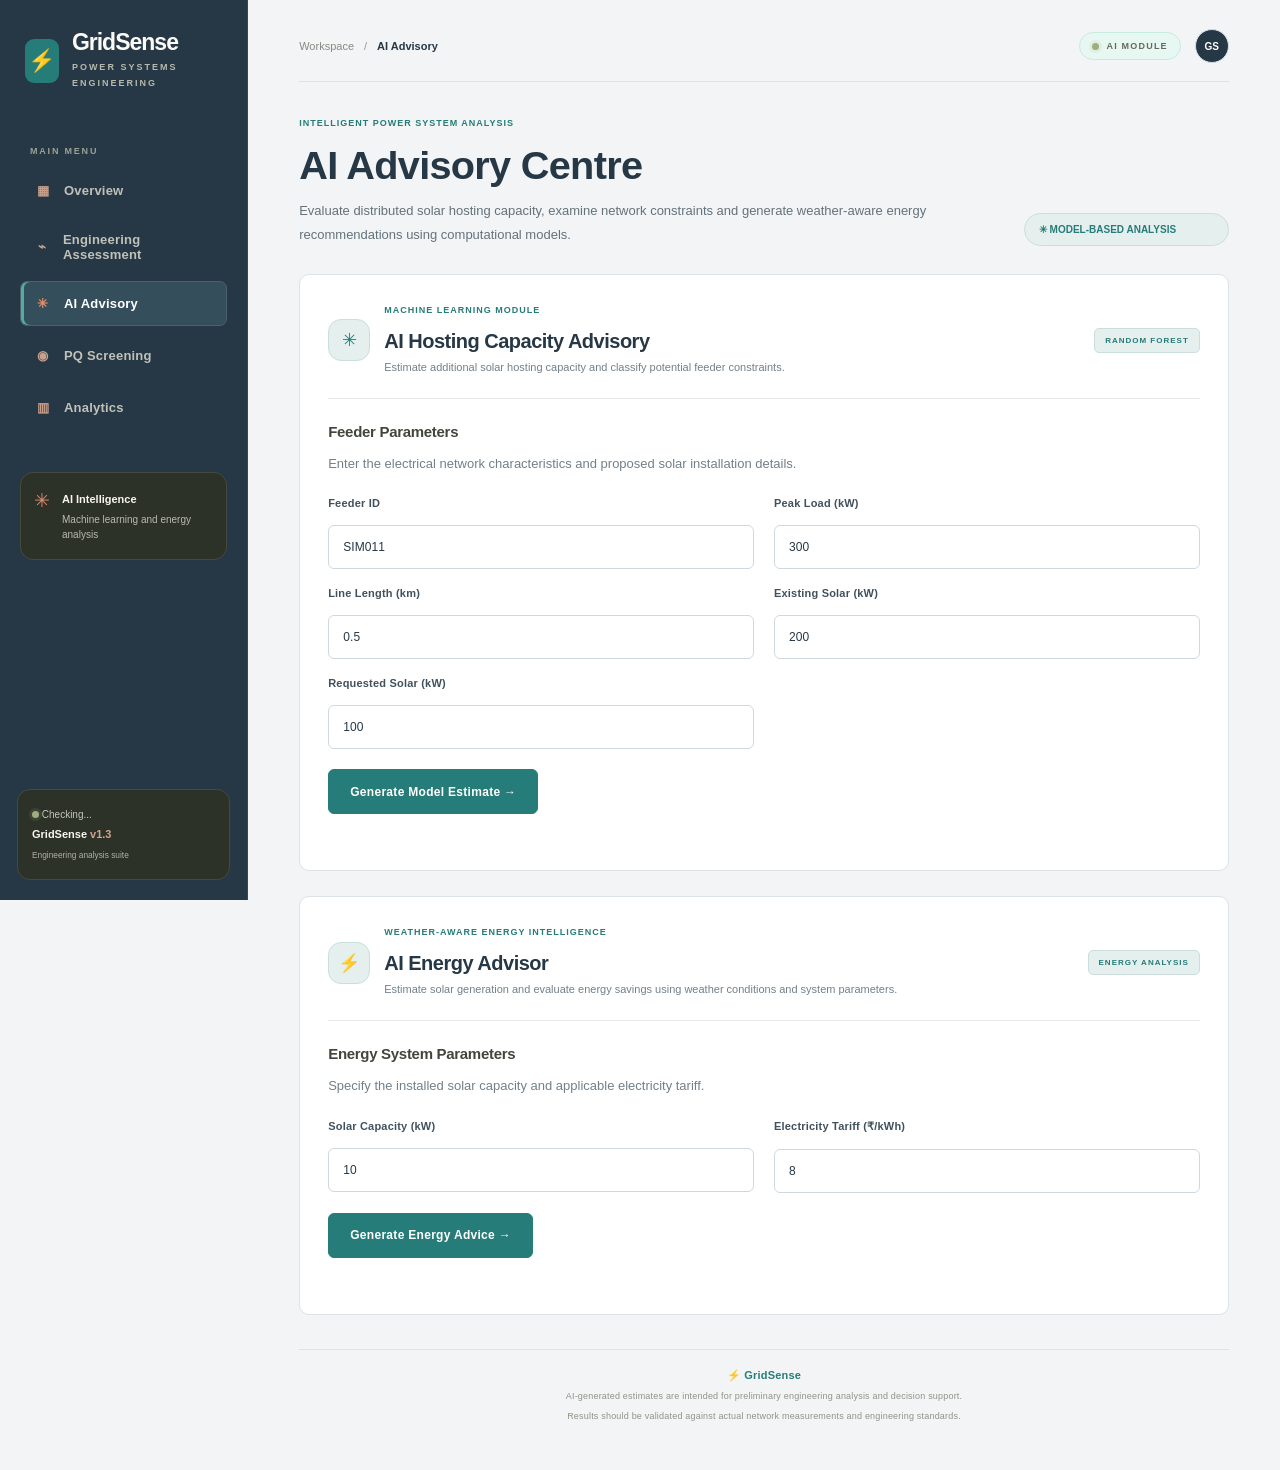
<file: ai-advisory.html>
<!DOCTYPE html>
<html lang="en">
<head>
    <meta charset="UTF-8">
    <meta name="viewport" content="width=device-width, initial-scale=1.0">
    <title>GridSense | AI Advisory</title>
    <link rel="stylesheet" href="style.css">
</head>

<body class="ai-advisory-page">

<div class="app">

    <!-- SIDEBAR -->
    <aside class="sidebar">

        <div class="brand">
            <div class="brand-icon">⚡</div>
            <div>
                <h2>GridSense</h2>
                <p>POWER SYSTEMS ENGINEERING</p>
            </div>
        </div>

        <div class="nav-label">MAIN MENU</div>

        <nav>
            <a href="index.html"><span>▦</span> Overview</a>
            <a href="engineering.html"><span>⌁</span> Engineering Assessment</a>
            <a class="active" href="ai-advisory.html"><span>✳</span> AI Advisory</a>
            <a href="pq-screening.html"><span>◉</span> PQ Screening</a>
            <a href="analytics.html"><span>▥</span> Analytics</a>
        </nav>

        <div class="sidebar-info">
            <div class="sidebar-info-icon">✳</div>
            <div>
                <strong>AI Intelligence</strong>
                <p>Machine learning and energy analysis</p>
            </div>
        </div>

        <div class="sidebar-bottom">
            <div class="connection">
                <span class="status-dot"></span>
                <span id="connectionStatus">Checking...</span>
            </div>
            <strong>GridSense <span>v1.3</span></strong>
            <small>Engineering analysis suite</small>
        </div>

    </aside>

    <!-- MAIN CONTENT -->
    <main class="main-content">

        <!-- TOP BAR -->
        <header class="topbar">

            <div class="breadcrumb">
                <a href="index.html">Workspace</a>
                <span>/</span>
                <strong>AI Advisory</strong>
            </div>

            <div class="topbar-right">
                <div class="system-indicator">
                    <span class="status-dot"></span>
                    AI MODULE
                </div>
                <div class="profile-icon">GS</div>
            </div>

        </header>

        <!-- PAGE INTRODUCTION -->
        <section class="welcome-section">

            <div>
                <p class="eyebrow">INTELLIGENT POWER SYSTEM ANALYSIS</p>

                <h1>AI Advisory Centre</h1>

                <p class="welcome-description">
                    Evaluate distributed solar hosting capacity, examine
                    network constraints and generate weather-aware
                    energy recommendations using computational models.
                </p>
            </div>

            <div class="welcome-badge">
                ✳ MODEL-BASED ANALYSIS
            </div>

        </section>

        <!-- SECTION 1: HOSTING CAPACITY -->
        <section class="panel module-panel ai-main-panel">

            <div class="section-heading">

                <div class="module-heading">

                    <div class="module-icon purple">✳</div>

                    <div>
                        <p class="eyebrow purple-eyebrow">
                            MACHINE LEARNING MODULE
                        </p>

                        <h2>AI Hosting Capacity Advisory</h2>

                        <p class="module-description">
                            Estimate additional solar hosting capacity
                            and classify potential feeder constraints.
                        </p>
                    </div>

                </div>

                <span class="tag purple-tag">RANDOM FOREST</span>

            </div>

            <div class="ai-section-intro">
                <h3>Feeder Parameters</h3>
                <p>
                    Enter the electrical network characteristics
                    and proposed solar installation details.
                </p>
            </div>

            <form id="aiForm">

                <div class="form-grid">

                    <div class="field">
                        <label for="aiFeeder">Feeder ID</label>
                        <input
                            type="text"
                            id="aiFeeder"
                            value="SIM011"
                            required
                        >
                    </div>

                    <div class="field">
                        <label for="peakLoad">Peak Load (kW)</label>
                        <input
                            type="number"
                            id="peakLoad"
                            min="0.1"
                            step="any"
                            value="300"
                            required
                        >
                    </div>

                    <div class="field">
                        <label for="aiLineLength">Line Length (km)</label>
                        <input
                            type="number"
                            id="aiLineLength"
                            min="0.001"
                            step="any"
                            value="0.5"
                            required
                        >
                    </div>

                    <div class="field">
                        <label for="existingSolarInput">
                            Existing Solar (kW)
                        </label>
                        <input
                            type="number"
                            id="existingSolarInput"
                            min="0"
                            step="any"
                            value="200"
                            required
                        >
                    </div>

                    <div class="field">
                        <label for="aiRequestedSolar">
                            Requested Solar (kW)
                        </label>
                        <input
                            type="number"
                            id="aiRequestedSolar"
                            min="0.1"
                            step="any"
                            value="100"
                            required
                        >
                    </div>

                </div>

                <button type="submit" class="ai-button">
                    Generate Model Estimate →
                </button>

                <p id="aiError" class="error-message"></p>

            </form>

            <!-- HOSTING CAPACITY RESULTS -->
            <div id="aiResult" class="hidden">

                <div class="result-divider"></div>

                <div class="decision-card ai-decision-card">

                    <span class="decision-label">
                        AI MODEL RESULT
                    </span>

                    <h2 id="aiStatus">-</h2>

                    <p id="aiMessage">-</p>

                </div>

                <div class="result-grid">

                    <div class="result-item">
                        <p>Estimated Hosting Capacity</p>
                        <h3 id="predictedCapacity">-</h3>
                    </div>

                    <div class="result-item">
                        <p>Constraint Classification</p>
                        <h3 id="constraintClass">-</h3>
                    </div>

                    <div class="result-item">
                        <p>Class 1 Model Score</p>
                        <h3 id="constraintScore">-</h3>
                    </div>

                    <div class="result-item">
                        <p>Proposed Total Solar</p>
                        <h3 id="aiTotalSolar">-</h3>
                    </div>

                </div>

                <div class="limitations">
                    <h3>Model Limitations</h3>
                    <ul id="aiLimitations"></ul>
                </div>

            </div>

        </section>

        <!-- SECTION 2: ENERGY ADVISOR -->
        <section class="panel module-panel energy-advisor-panel">

            <div class="section-heading">

                <div class="module-heading">

                    <div class="module-icon purple">⚡</div>

                    <div>
                        <p class="eyebrow purple-eyebrow">
                            WEATHER-AWARE ENERGY INTELLIGENCE
                        </p>

                        <h2>AI Energy Advisor</h2>

                        <p class="module-description">
                            Estimate solar generation and evaluate
                            energy savings using weather conditions
                            and system parameters.
                        </p>
                    </div>

                </div>

                <span class="tag purple-tag">ENERGY ANALYSIS</span>

            </div>

            <div class="ai-section-intro">
                <h3>Energy System Parameters</h3>
                <p>
                    Specify the installed solar capacity and
                    applicable electricity tariff.
                </p>
            </div>

            <form id="energyAdvisorForm">

                <div class="form-grid">

                    <div class="field">
                        <label for="advisorCapacity">
                            Solar Capacity (kW)
                        </label>

                        <input
                            type="number"
                            id="advisorCapacity"
                            min="0.1"
                            max="1000"
                            step="any"
                            value="10"
                            required
                        >
                    </div>

                    <div class="field">
                        <label for="advisorTariff">
                            Electricity Tariff (₹/kWh)
                        </label>

                        <input
                            type="number"
                            id="advisorTariff"
                            min="0"
                            max="100"
                            step="any"
                            value="8"
                            required
                        >
                    </div>

                </div>

                <button type="submit" class="ai-button">
                    Generate Energy Advice →
                </button>

                <p id="energyAdvisorError" class="error-message"></p>

            </form>

            <!-- ENERGY ADVISOR RESULTS -->
            <div id="energyAdvisorResult" class="hidden">

                <div class="result-divider"></div>

                <div class="decision-card ai-decision-card">

                    <span class="decision-label">
                        ENERGY ADVISOR RESULT
                    </span>

                    <h2 id="energyAdvisorTitle">
                        Recommendations Generated
                    </h2>

                    <p id="energyAdvisorSummary">
                        Your energy analysis is ready.
                    </p>

                </div>

                <!-- SUMMARY -->
                <div class="result-grid">

                    <div class="result-item">
                        <p>Estimated Daily Generation</p>
                        <h3 id="advisorDailyEnergy">-</h3>
                    </div>

                    <div class="result-item">
                        <p>Estimated Daily Energy Value</p>
                        <h3 id="advisorEnergyValue">-</h3>
                    </div>

                    <div class="result-item">
                        <p>Solar Capacity</p>
                        <h3 id="advisorCapacityResult">-</h3>
                    </div>

                    <div class="result-item">
                        <p>Electricity Tariff</p>
                        <h3 id="advisorTariffResult">-</h3>
                    </div>

                </div>

                <!-- WEATHER -->
                <div class="limitations">

                    <h3>Weather Observations</h3>

                    <ul id="advisorWeatherObservations"></ul>

                </div>

                <!-- RECOMMENDATIONS -->
                <div class="limitations">

                    <h3>Energy Recommendations</h3>

                    <ul id="advisorRecommendations"></ul>

                </div>

                <!-- COMPARISON -->
                <div class="limitations">

                    <h3>Solar Capacity Comparison</h3>

                    <div id="advisorCapacityComparison"></div>

                </div>

                <!-- LIMITATIONS -->
                <div class="limitations">

                    <h3>Model Limitations</h3>

                    <ul id="advisorLimitations"></ul>

                </div>

            </div>

        </section>

        <!-- FOOTER -->
        <footer>

            <div class="footer-brand">⚡ GridSense</div>

            <p>
                AI-generated estimates are intended for preliminary
                engineering analysis and decision support.
            </p>

            <p>
                Results should be validated against actual network
                measurements and engineering standards.
            </p>

        </footer>

    </main>

</div>

<script src="script.js"></script>

</body>
</html>
</file>
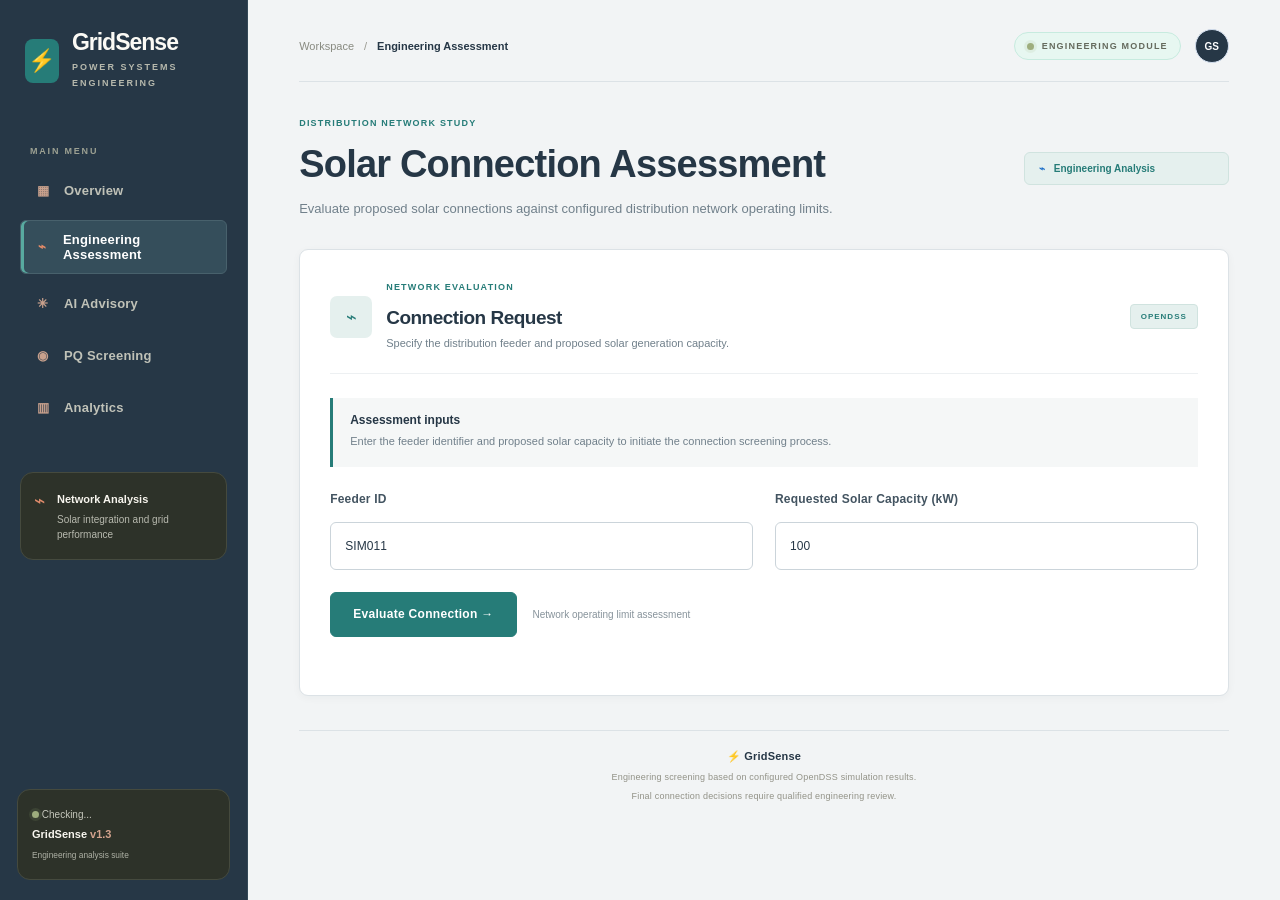
<file: engineering.html>
<!DOCTYPE html>
<html lang="en">
<head>
    <meta charset="UTF-8">
    <meta name="viewport" content="width=device-width, initial-scale=1.0">
    <title>GridSense | Engineering Assessment</title>
    <link rel="stylesheet" href="style.css">
</head>

<body class="engineering-page">

<div class="app">

    <!-- SIDEBAR -->
    <aside class="sidebar">

        <div class="brand">
            <div class="brand-icon">⚡</div>
            <div>
                <h2>GridSense</h2>
                <p>POWER SYSTEMS ENGINEERING</p>
            </div>
        </div>

        <div class="nav-label">MAIN MENU</div>

        <nav>
            <a href="index.html"><span>▦</span> Overview</a>
            <a class="active" href="engineering.html"><span>⌁</span> Engineering Assessment</a>
            <a href="ai-advisory.html"><span>✳</span> AI Advisory</a>
            <a href="pq-screening.html"><span>◉</span> PQ Screening</a>
            <a href="analytics.html"><span>▥</span> Analytics</a>
        </nav>

        <div class="sidebar-info">
            <div class="sidebar-info-icon">⌁</div>
            <div>
                <strong>Network Analysis</strong>
                <p>Solar integration and grid performance</p>
            </div>
        </div>

        <div class="sidebar-bottom">
            <div class="connection">
                <span class="status-dot"></span>
                <span id="connectionStatus">Checking...</span>
            </div>
            <strong>GridSense <span>v1.3</span></strong>
            <small>Engineering analysis suite</small>
        </div>

    </aside>

    <!-- MAIN CONTENT -->
    <main class="main-content">

        <header class="topbar">
            <div class="breadcrumb">
                <a href="index.html">Workspace</a>
                <span>/</span>
                <strong>Engineering Assessment</strong>
            </div>

            <div class="topbar-right">
                <div class="system-indicator">
                    <span class="status-dot"></span>
                    ENGINEERING MODULE
                </div>
                <div class="profile-icon">GS</div>
            </div>
        </header>

        <!-- PAGE INTRODUCTION -->
        <section class="welcome-section">
            <div>
                <p class="eyebrow">DISTRIBUTION NETWORK STUDY</p>
                <h1>Solar Connection Assessment</h1>
                <p class="welcome-description">
                    Evaluate proposed solar connections against configured
                    distribution network operating limits.
                </p>
            </div>

            <div class="welcome-badge">
                <span>⌁</span>
                Engineering Analysis
            </div>
        </section>

        <!-- CONNECTION REQUEST -->
        <section class="panel module-panel engineering-form-panel">

            <div class="section-heading">
                <div class="module-heading">
                    <div class="module-icon green">⌁</div>

                    <div>
                        <p class="eyebrow">NETWORK EVALUATION</p>
                        <h2>Connection Request</h2>
                        <p class="module-description">
                            Specify the distribution feeder and proposed
                            solar generation capacity.
                        </p>
                    </div>
                </div>

                <span class="tag">OPENDSS</span>
            </div>

            <div class="engineering-instruction">
                <strong>Assessment inputs</strong>
                <p>
                    Enter the feeder identifier and proposed solar capacity
                    to initiate the connection screening process.
                </p>
            </div>

            <form id="engineeringForm">

                <div class="form-grid">

                    <div class="field">
                        <label for="engineeringFeeder">Feeder ID</label>
                        <input
                            type="text"
                            id="engineeringFeeder"
                            value="SIM011"
                            placeholder="Enter feeder ID"
                            required
                        >
                    </div>

                    <div class="field">
                        <label for="requestedSolar">
                            Requested Solar Capacity (kW)
                        </label>
                        <input
                            type="number"
                            id="requestedSolar"
                            min="0.1"
                            step="any"
                            value="100"
                            placeholder="Enter capacity in kW"
                            required
                        >
                    </div>

                </div>

                <div class="engineering-form-actions">
                    <button type="submit">
                        Evaluate Connection →
                    </button>
                    <span>Network operating limit assessment</span>
                </div>

                <p id="engineeringError" class="error-message"></p>

            </form>

            <!-- ASSESSMENT RESULTS -->
            <div id="engineeringResult" class="hidden">

                <div class="result-divider"></div>

                <div class="result-section-heading">
                    <p class="eyebrow">ASSESSMENT OUTPUT</p>
                    <h2>Connection Evaluation Results</h2>
                </div>

                <div class="decision-card">
                    <span class="decision-label">
                        ENGINEERING ASSESSMENT
                    </span>
                    <h2 id="engineeringStatus">-</h2>
                    <p id="engineeringMessage">-</p>
                </div>

                <div class="result-grid">

                    <div class="result-item">
                        <p>Existing Solar</p>
                        <h3 id="existingSolar">-</h3>
                    </div>

                    <div class="result-item">
                        <p>Requested Solar</p>
                        <h3 id="newSolar">-</h3>
                    </div>

                    <div class="result-item">
                        <p>Proposed Total</p>
                        <h3 id="totalSolar">-</h3>
                    </div>

                    <div class="result-item">
                        <p>Demonstrated Headroom</p>
                        <h3 id="headroom">-</h3>
                    </div>

                </div>

                <div class="limiting-factor">
                    <span>First Limiting Factor</span>
                    <strong id="limitingFactor">-</strong>
                </div>

            </div>

        </section>

        <!-- FOOTER -->
        <footer>
            <div class="footer-brand">⚡ GridSense</div>
            <p>
                Engineering screening based on configured OpenDSS simulation results.
            </p>
            <p>
                Final connection decisions require qualified engineering review.
            </p>
        </footer>

    </main>

</div>

<script src="script.js"></script>

</body>
</html>
</file>
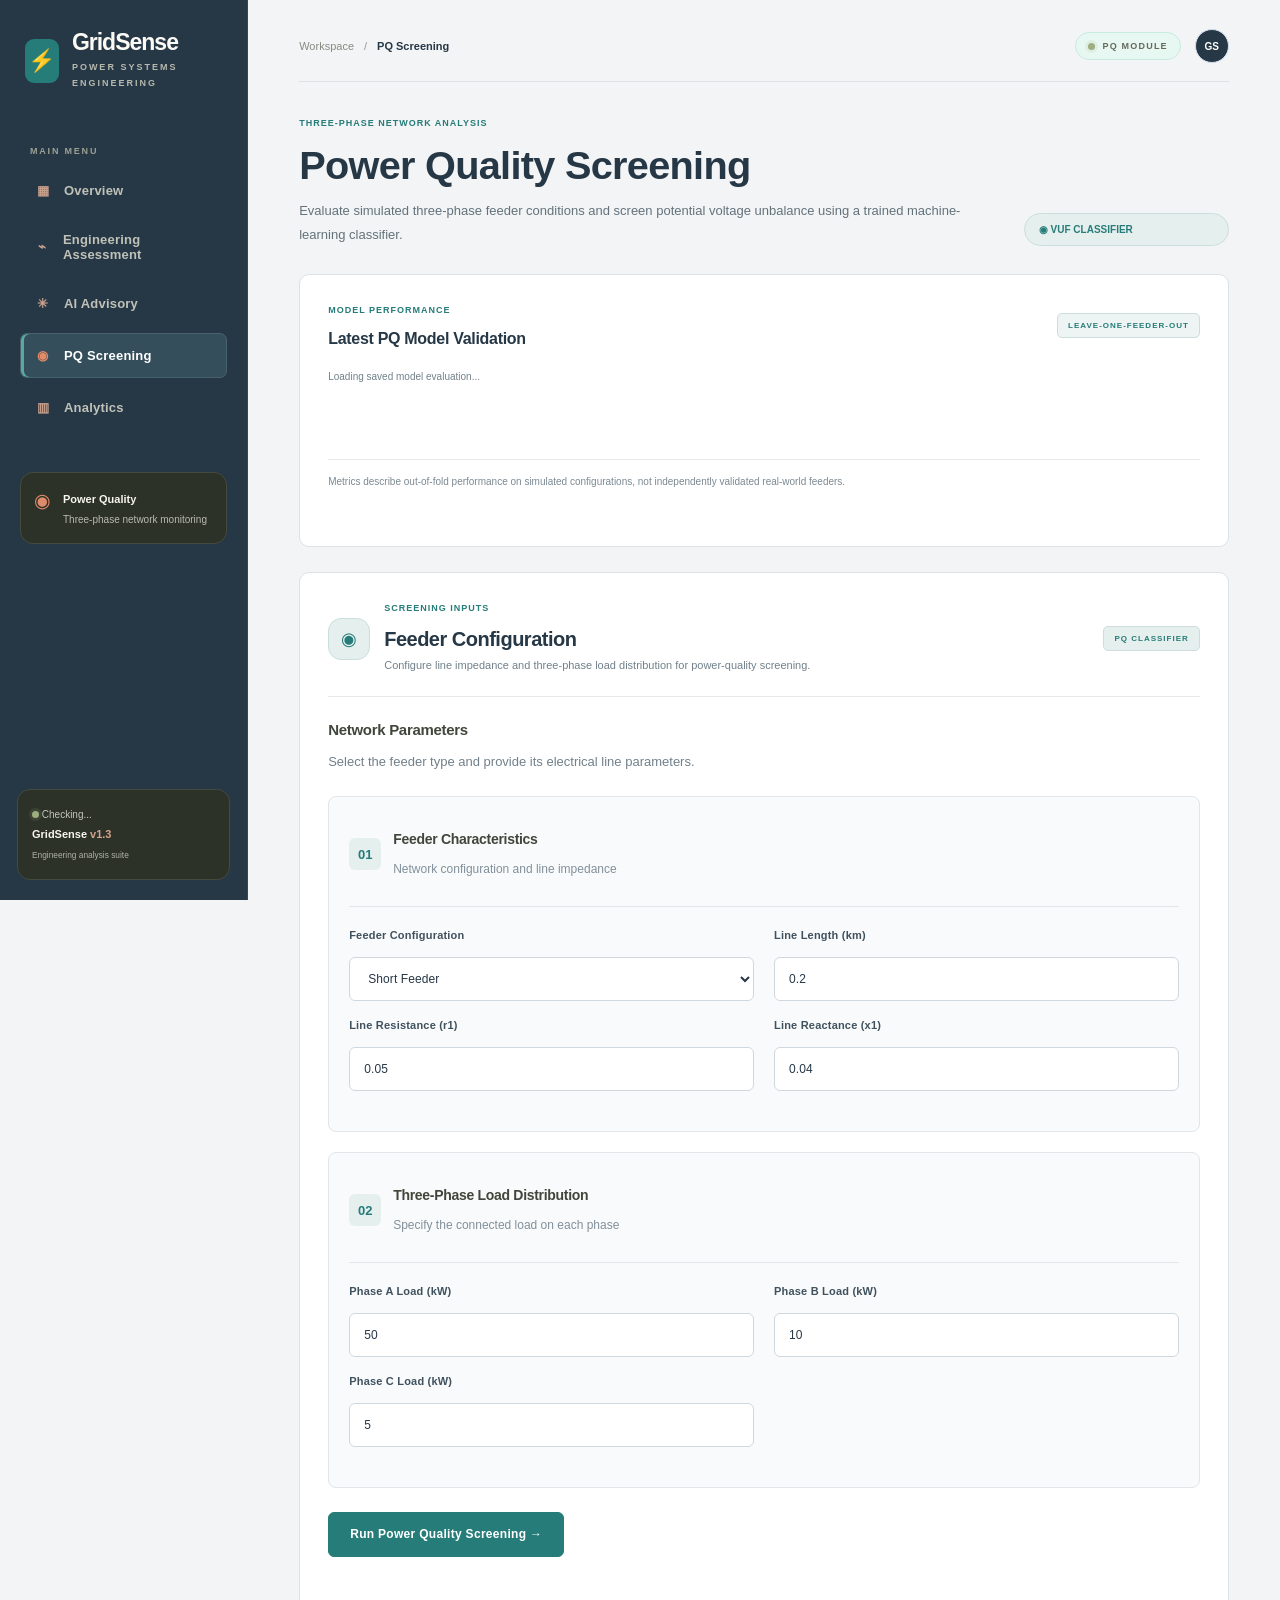
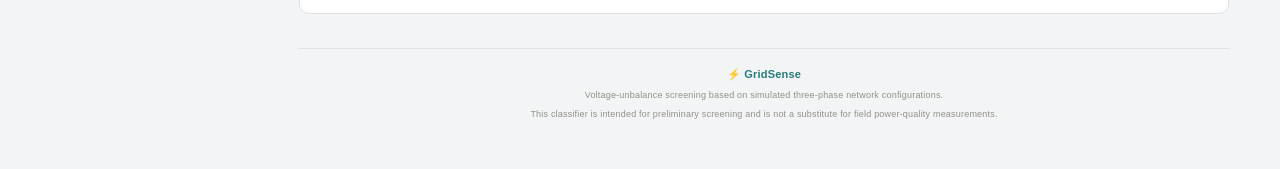
<file: pq-screening.html>
<!DOCTYPE html>
<html lang="en">
<head>
    <meta charset="UTF-8">
    <meta name="viewport" content="width=device-width, initial-scale=1.0">
    <title>GridSense | PQ Screening</title>
    <link rel="stylesheet" href="style.css">
</head>

<body class="pq-screening-page">

<div class="app">

    <!-- SIDEBAR -->
    <aside class="sidebar">

        <div class="brand">
            <div class="brand-icon">⚡</div>
            <div>
                <h2>GridSense</h2>
                <p>POWER SYSTEMS ENGINEERING</p>
            </div>
        </div>

        <div class="nav-label">MAIN MENU</div>

        <nav>
            <a href="index.html"><span>▦</span> Overview</a>
            <a href="engineering.html"><span>⌁</span> Engineering Assessment</a>
            <a href="ai-advisory.html"><span>✳</span> AI Advisory</a>
            <a class="active" href="pq-screening.html"><span>◉</span> PQ Screening</a>
            <a href="analytics.html"><span>▥</span> Analytics</a>
        </nav>

        <div class="sidebar-info">
            <div class="sidebar-info-icon">◉</div>
            <div>
                <strong>Power Quality</strong>
                <p>Three-phase network monitoring</p>
            </div>
        </div>

        <div class="sidebar-bottom">
            <div class="connection">
                <span class="status-dot"></span>
                <span id="connectionStatus">Checking...</span>
            </div>

            <strong>GridSense <span>v1.3</span></strong>
            <small>Engineering analysis suite</small>
        </div>

    </aside>

    <!-- MAIN CONTENT -->
    <main class="main-content">

        <!-- TOP BAR -->
        <header class="topbar">

            <div class="breadcrumb">
                <a href="index.html">Workspace</a>
                <span>/</span>
                <strong>PQ Screening</strong>
            </div>

            <div class="topbar-right">
                <div class="system-indicator">
                    <span class="status-dot"></span>
                    PQ MODULE
                </div>

                <div class="profile-icon">GS</div>
            </div>

        </header>

        <!-- PAGE INTRODUCTION -->
        <section class="welcome-section">

            <div>
                <p class="eyebrow blue-eyebrow">
                    THREE-PHASE NETWORK ANALYSIS
                </p>

                <h1>Power Quality Screening</h1>

                <p class="welcome-description">
                    Evaluate simulated three-phase feeder conditions
                    and screen potential voltage unbalance using
                    a trained machine-learning classifier.
                </p>
            </div>

            <div class="welcome-badge">
                ◉ VUF CLASSIFIER
            </div>

        </section>

        <!-- MODEL VALIDATION -->
        <section class="panel module-panel pq-metrics-panel">

            <div class="metrics-panel" id="pqModelMetrics">

                <div class="metrics-heading">

                    <div>
                        <p class="eyebrow blue-eyebrow">
                            MODEL PERFORMANCE
                        </p>

                        <h3>Latest PQ Model Validation</h3>
                    </div>

                    <span class="validation-tag">
                        LEAVE-ONE-FEEDER-OUT
                    </span>

                </div>

                <p id="pqModelLoading">
                    Loading saved model evaluation...
                </p>

                <!-- DYNAMIC MODEL METRICS -->
                <div class="result-grid" id="pqMetricCards"></div>

                <!-- FEEDER VALIDATION -->
                <div id="pqFeederValidation"></div>

                <!-- THRESHOLD ANALYSIS -->
                <div id="pqThresholdAnalysis"></div>

                <p class="chart-status" id="pqModelLimitations">
                    Metrics describe out-of-fold performance on simulated
                    configurations, not independently validated
                    real-world feeders.
                </p>

            </div>

        </section>

        <!-- SCREENING INPUTS -->
        <section class="panel module-panel pq-input-panel">

            <div class="section-heading">

                <div class="module-heading">

                    <div class="module-icon blue">◉</div>

                    <div>
                        <p class="eyebrow blue-eyebrow">
                            SCREENING INPUTS
                        </p>

                        <h2>Feeder Configuration</h2>

                        <p class="module-description">
                            Configure line impedance and three-phase
                            load distribution for power-quality screening.
                        </p>
                    </div>

                </div>

                <span class="tag blue-tag">
                    PQ CLASSIFIER
                </span>

            </div>

            <!-- INPUT DESCRIPTION -->
            <div class="pq-section-intro">

                <h3>Network Parameters</h3>

                <p>
                    Select the feeder type and provide its electrical
                    line parameters.
                </p>

            </div>

            <form id="pqForm">

                <!-- FEEDER PARAMETERS -->
                <div class="pq-input-group">

                    <div class="pq-group-heading">
                        <span class="pq-group-number">01</span>
                        <div>
                            <h3>Feeder Characteristics</h3>
                            <p>Network configuration and line impedance</p>
                        </div>
                    </div>

                    <div class="form-grid">

                        <div class="field">
                            <label for="pqFeeder">
                                Feeder Configuration
                            </label>

                            <select id="pqFeeder" required>
                                <option value="FDR_SHORT">Short Feeder</option>
                                <option value="FDR_MEDIUM">Medium Feeder</option>
                                <option value="FDR_LONG">Long Feeder</option>
                                <option value="FDR_HIGH_IMPEDANCE">
                                    High Impedance Feeder
                                </option>
                            </select>
                        </div>

                        <div class="field">
                            <label for="pqLineLength">
                                Line Length (km)
                            </label>

                            <input
                                type="number"
                                id="pqLineLength"
                                min="0.001"
                                step="any"
                                value="0.2"
                                required
                            >
                        </div>

                        <div class="field">
                            <label for="pqR1">
                                Line Resistance (r1)
                            </label>

                            <input
                                type="number"
                                id="pqR1"
                                min="0.001"
                                step="any"
                                value="0.05"
                                required
                            >
                        </div>

                        <div class="field">
                            <label for="pqX1">
                                Line Reactance (x1)
                            </label>

                            <input
                                type="number"
                                id="pqX1"
                                min="0.001"
                                step="any"
                                value="0.04"
                                required
                            >
                        </div>

                    </div>

                </div>

                <!-- THREE PHASE LOADS -->
                <div class="pq-input-group">

                    <div class="pq-group-heading">
                        <span class="pq-group-number">02</span>
                        <div>
                            <h3>Three-Phase Load Distribution</h3>
                            <p>Specify the connected load on each phase</p>
                        </div>
                    </div>

                    <div class="form-grid">

                        <div class="field">
                            <label for="pqPhaseA">
                                Phase A Load (kW)
                            </label>

                            <input
                                type="number"
                                id="pqPhaseA"
                                min="0"
                                step="any"
                                value="50"
                                required
                            >
                        </div>

                        <div class="field">
                            <label for="pqPhaseB">
                                Phase B Load (kW)
                            </label>

                            <input
                                type="number"
                                id="pqPhaseB"
                                min="0"
                                step="any"
                                value="10"
                                required
                            >
                        </div>

                        <div class="field">
                            <label for="pqPhaseC">
                                Phase C Load (kW)
                            </label>

                            <input
                                type="number"
                                id="pqPhaseC"
                                min="0"
                                step="any"
                                value="5"
                                required
                            >
                        </div>

                    </div>

                </div>

                <div class="pq-action-area">

                    <button type="submit" class="pq-button">
                        Run Power Quality Screening →
                    </button>

                    <p id="pqError" class="error-message"></p>

                </div>

            </form>

            <!-- SCREENING RESULTS -->
            <div id="pqResult" class="hidden">

                <div class="result-divider"></div>

                <div class="pq-results-heading">
                    <p class="eyebrow blue-eyebrow">
                        SCREENING OUTPUT
                    </p>

                    <h3>Power Quality Assessment Results</h3>
                </div>

                <div class="decision-card pq-decision-card">

                    <span class="decision-label">
                        PQ CLASSIFICATION
                    </span>

                    <h2 id="pqStatus">-</h2>

                    <p id="pqMessage">-</p>

                </div>

                <!-- RESULT METRICS -->
                <div class="result-grid">

                    <div class="result-item">
                        <p>Predicted Class</p>
                        <h3 id="pqClass">-</h3>
                    </div>

                    <div class="result-item">
                        <p>Class 1 Model Score</p>
                        <h3 id="pqScore" class="pq-score">-</h3>
                    </div>

                    <div class="result-item">
                        <p>VUF Screening Threshold</p>
                        <h3 id="pqThreshold">-</h3>
                    </div>

                    <div class="result-item">
                        <p>Model Validation</p>
                        <h3 id="pqValidation">-</h3>
                    </div>

                </div>

                <!-- LIMITATIONS -->
                <div class="limitations">

                    <h3>Important Limitations</h3>

                    <ul id="pqLimitations"></ul>

                </div>

            </div>

        </section>

        <!-- FOOTER -->
        <footer>

            <div class="footer-brand">⚡ GridSense</div>

            <p>
                Voltage-unbalance screening based on simulated
                three-phase network configurations.
            </p>

            <p>
                This classifier is intended for preliminary
                screening and is not a substitute for field
                power-quality measurements.
            </p>

        </footer>

    </main>

</div>

<script src="script.js"></script>

</body>
</html>
</file>
<file: style.css>
/* =====================================================
   GRIDSENSE — PREMIUM ENERGY INTELLIGENCE REDESIGN
   Paste at the VERY BOTTOM of style.css
   ===================================================== */

:root {
    --bg: #080d19 !important;
    --sidebar: #0c1424 !important;
    --surface: #111c30 !important;
    --surface2: #17243a !important;
    --surface3: #1c2b44 !important;

    --border: rgba(148, 163, 184, 0.14) !important;

    --green: #3b82f6 !important;
    --bright: #60a5fa !important;
    --purple: #a78bfa !important;
    --blue: #22d3ee !important;
    --orange: #f59e0b !important;
    --red: #fb7185 !important;

    --text: #edf4ff !important;
    --muted: #91a2bd !important;
}

/* RESET */
* {
    box-sizing: border-box;
}

html {
    scroll-behavior: smooth;
}

body {
    margin: 0 !important;
    min-height: 100vh;
    background:
        radial-gradient(ellipse at 80% 0%, rgba(37, 99, 235, .13), transparent 35%),
        radial-gradient(ellipse at 10% 90%, rgba(124, 58, 237, .09), transparent 35%),
        #080d19 !important;
    color: #edf4ff !important;
    font-family: "Inter", "Segoe UI", sans-serif !important;
}

/* APP LAYOUT */
.app {
    display: flex !important;
    min-height: 100vh;
    background: transparent !important;
}

/* SIDEBAR */
.sidebar {
    position: fixed !important;
    inset: 0 auto 0 0;
    width: 260px !important;
    min-width: 260px !important;
    height: 100vh !important;
    padding: 30px 19px !important;
    overflow-y: auto;
    z-index: 100;
    background: #0c1424 !important;
    border-right: 1px solid rgba(148, 163, 184, .13) !important;
    box-shadow: 12px 0 40px rgba(0, 0, 0, .18);
}

.brand {
    display: flex !important;
    align-items: center;
    gap: 13px;
    margin: 0 0 55px !important;
    padding: 0 8px;
}

.brand-icon {
    width: 46px !important;
    height: 46px !important;
    display: grid;
    place-items: center;
    border-radius: 15px !important;
    color: white !important;
    font-size: 23px !important;
    background: linear-gradient(135deg, #2563eb, #7c3aed) !important;
    box-shadow: 0 8px 25px rgba(59, 130, 246, .28);
}

.brand h2 {
    margin: 0 !important;
    color: #f8fafc !important;
    font-size: 23px !important;
    font-weight: 750;
    letter-spacing: -.8px;
}

.brand p {
    margin: 5px 0 0 !important;
    color: #7e9bc4 !important;
    font-size: 9px !important;
    letter-spacing: 2.2px;
    font-weight: 700;
}

/* NAVIGATION */
.sidebar nav,
.sidebar > nav {
    display: flex !important;
    flex-direction: column !important;
    gap: 9px !important;
}

.sidebar nav a {
    display: flex !important;
    align-items: center;
    min-height: 49px;
    padding: 13px 15px !important;
    border-radius: 12px !important;
    border: 1px solid transparent !important;
    color: #91a2bd !important;
    text-decoration: none !important;
    font-size: 13px !important;
    font-weight: 550;
    transition: .25s ease;
}

.sidebar nav a:hover {
    color: #fff !important;
    background: #17243a !important;
    border-color: rgba(96, 165, 250, .2) !important;
    transform: translateX(3px);
}

.sidebar nav a.active {
    color: #ffffff !important;
    background: linear-gradient(110deg, #1d3d70, #25224c) !important;
    border: 1px solid rgba(96, 165, 250, .32) !important;
    box-shadow: inset 3px 0 #60a5fa, 0 8px 25px rgba(37, 99, 235, .12);
}

.sidebar-bottom {
    position: absolute;
    left: 19px;
    right: 19px;
    bottom: 25px;
    padding: 17px !important;
    border-radius: 14px !important;
    background: #121f34 !important;
    border: 1px solid var(--border) !important;
    color: #9eb1cc !important;
    font-size: 11px !important;
    line-height: 2;
}

.sidebar-bottom strong {
    display: block;
    color: #e4edff !important;
    font-size: 12px;
}

.status-dot {
    display: inline-block;
    width: 8px;
    height: 8px;
    border-radius: 50%;
    background: #22c55e !important;
    box-shadow: 0 0 12px rgba(34, 197, 94, .7);
}

/* MAIN CONTENT */
.main-content {
    width: calc(100% - 260px) !important;
    min-height: 100vh;
    margin-left: 260px !important;
    padding: 35px 42px 45px !important;
    background: transparent !important;
}

/* TOPBAR */
.topbar {
    min-height: 76px;
    display: flex !important;
    justify-content: space-between;
    align-items: center;
    gap: 20px;
    padding: 0 0 25px !important;
    margin-bottom: 36px !important;
    border-bottom: 1px solid var(--border) !important;
    background: transparent !important;
}

.eyebrow {
    color: #60a5fa !important;
    font-size: 10px !important;
    font-weight: 800 !important;
    letter-spacing: 2.5px !important;
    margin-bottom: 12px !important;
}

.topbar h1,
.welcome-section h1 {
    color: #f4f7ff !important;
    font-size: clamp(27px, 3vw, 39px) !important;
    font-weight: 750 !important;
    letter-spacing: -1.5px;
    margin: 0 0 10px !important;
}

.subtitle {
    color: #91a2bd !important;
    font-size: 13px !important;
    line-height: 1.8;
}

.live-status {
    padding: 12px 17px !important;
    border-radius: 30px !important;
    background: rgba(34, 197, 94, .08) !important;
    border: 1px solid rgba(34, 197, 94, .25) !important;
    color: #4ade80 !important;
    font-size: 10px !important;
    font-weight: 800;
    letter-spacing: 1px;
    white-space: nowrap;
}

/* WELCOME / PAGE INTRO */
.welcome-section {
    padding: 30px 0 !important;
    margin-bottom: 20px;
}

.welcome-section h1 {
    font-size: clamp(32px, 4vw, 48px) !important;
}

.welcome-section .subtitle {
    max-width: 650px;
}

/* SUMMARY CARDS */
.stats-grid {
    display: grid !important;
    grid-template-columns: repeat(4, minmax(0, 1fr)) !important;
    gap: 17px !important;
    margin: 28px 0 38px !important;
}

.stat-card {
    position: relative;
    overflow: hidden;
    min-height: 165px;
    padding: 23px !important;
    border-radius: 18px !important;
    background: linear-gradient(145deg, #172640, #101a2c) !important;
    border: 1px solid rgba(148, 163, 184, .16) !important;
    box-shadow: 0 15px 35px rgba(0, 0, 0, .16);
    transition: .25s ease;
}

.stat-card::after {
    content: "";
    position: absolute;
    width: 115px;
    height: 115px;
    top: -65px;
    right: -35px;
    border-radius: 50%;
    background: rgba(59, 130, 246, .12);
    filter: blur(2px);
}

.stat-card:hover {
    transform: translateY(-5px);
    border-color: rgba(96, 165, 250, .45) !important;
    box-shadow: 0 18px 38px rgba(0, 0, 0, .25);
}

.stat-card p {
    color: #9aacc6 !important;
    font-size: 12px !important;
}

.stat-card h2 {
    color: #60a5fa !important;
    font-size: 27px !important;
    font-weight: 750;
    margin: 20px 0 9px !important;
}

.stat-card small {
    color: #8497b3 !important;
    font-size: 11px !important;
}

/* PANELS */
.panel {
    padding: 29px !important;
    margin: 25px 0 !important;
    border-radius: 20px !important;
    background: linear-gradient(145deg, #121e32, #0e1829) !important;
    border: 1px solid rgba(148, 163, 184, .15) !important;
    box-shadow: 0 18px 45px rgba(0, 0, 0, .16);
}

.section-heading {
    display: flex !important;
    align-items: center;
    justify-content: space-between;
    gap: 15px;
    margin-bottom: 25px !important;
}

.section-heading h2,
.panel h2 {
    color: #f1f5ff !important;
    font-size: 22px !important;
    letter-spacing: -.5px;
}

.section-heading p {
    color: #60a5fa !important;
}

.tag {
    padding: 8px 12px !important;
    border-radius: 20px !important;
    background: rgba(59, 130, 246, .12) !important;
    color: #93c5fd !important;
    border: 1px solid rgba(96, 165, 250, .2) !important;
    font-size: 9px !important;
    letter-spacing: 1px;
}

/* FORMS */
form,
.form-grid {
    gap: 18px !important;
}

label {
    display: block;
    color: #b6c5db !important;
    font-size: 12px !important;
    font-weight: 600;
    margin-bottom: 8px;
}

input,
select,
textarea {
    width: 100%;
    min-height: 46px;
    padding: 12px 14px !important;
    border-radius: 11px !important;
    color: #edf4ff !important;
    background: #0a1425 !important;
    border: 1px solid #2a3a55 !important;
    outline: none;
    font-size: 13px !important;
    transition: .2s ease;
}

input:focus,
select:focus,
textarea:focus {
    border-color: #60a5fa !important;
    box-shadow: 0 0 0 3px rgba(59, 130, 246, .13) !important;
}

input::placeholder,
textarea::placeholder {
    color: #637895 !important;
}

select option {
    background: #111c30;
    color: #fff;
}

/* BUTTONS */
button,
.btn,
button[type="submit"] {
    min-height: 45px;
    padding: 12px 21px !important;
    border: none !important;
    border-radius: 11px !important;
    background: linear-gradient(110deg, #2563eb, #7048d8) !important;
    color: #fff !important;
    font-size: 12px !important;
    font-weight: 750 !important;
    cursor: pointer;
    box-shadow: 0 8px 22px rgba(59, 130, 246, .2);
    transition: .25s ease;
}

button:hover,
.btn:hover {
    transform: translateY(-2px);
    box-shadow: 0 12px 28px rgba(59, 130, 246, .35);
}

button:disabled {
    opacity: .5;
    cursor: not-allowed;
    transform: none;
}

/* RESULT CARDS */
.result-grid,
.metrics-grid {
    display: grid !important;
    grid-template-columns: repeat(2, minmax(0, 1fr));
    gap: 14px !important;
}

.result-card,
.metric-card,
.result-item {
    padding: 19px !important;
    border-radius: 14px !important;
    background: #17253b !important;
    border: 1px solid var(--border) !important;
}

.result-card h3,
.metric-card h3 {
    color: #91a2bd !important;
    font-size: 11px !important;
}

.result-card strong,
.metric-card strong {
    color: #93c5fd !important;
    font-size: 23px !important;
}

/* CHARTS */
.chart-grid {
    display: grid !important;
    grid-template-columns: repeat(2, minmax(0, 1fr)) !important;
    gap: 18px !important;
}

.chart-card {
    min-width: 0;
    padding: 23px !important;
    border-radius: 17px !important;
    background: #101c30 !important;
    border: 1px solid rgba(148, 163, 184, .15) !important;
    transition: .25s ease;
}

.chart-card:hover {
    border-color: rgba(96, 165, 250, .4) !important;
    transform: translateY(-3px);
}

.chart-card h3 {
    color: #e5edfc !important;
    font-size: 15px !important;
}

.chart-card p {
    color: #8fa2bf !important;
    font-size: 11px !important;
}

.chart-card canvas {
    max-height: 280px;
}

.full-chart {
    grid-column: 1 / -1;
}

/* QUICK MODULE CARDS */
.quick-grid {
    display: grid !important;
    grid-template-columns: repeat(2, minmax(0, 1fr)) !important;
    gap: 18px !important;
}

.quick-card,
.module-card {
    padding: 22px !important;
    border-radius: 16px !important;
    background: linear-gradient(135deg, #172740, #111c30) !important;
    border: 1px solid var(--border) !important;
    color: #edf4ff !important;
    transition: .25s ease;
}

.quick-card:hover,
.module-card:hover {
    transform: translateY(-4px);
    border-color: #538bea !important;
}

/* STATUS / ALERTS */
.error,
.error-message {
    color: #fda4af !important;
}

.success,
.success-message {
    color: #4ade80 !important;
}

.limiting-factor,
.limitations {
    padding: 17px !important;
    border-radius: 13px !important;
    background: #18253a !important;
    border: 1px solid var(--border) !important;
    color: #b8c7dc !important;
}

.hidden {
    display: none !important;
}

/* FOOTER */
footer {
    margin-top: 40px !important;
    padding: 22px !important;
    border-top: 1px solid var(--border) !important;
    color: #778ba8 !important;
    font-size: 11px !important;
    text-align: center;
}

/* SCROLLBAR */
::-webkit-scrollbar {
    width: 7px;
}

::-webkit-scrollbar-track {
    background: #080d19;
}

::-webkit-scrollbar-thumb {
    background: #344765;
    border-radius: 10px;
}

/* RESPONSIVE */
@media (max-width: 1150px) {
    .stats-grid {
        grid-template-columns: repeat(2, minmax(0, 1fr)) !important;
    }

    .main-content {
        padding-left: 28px !important;
        padding-right: 28px !important;
    }
}

@media (max-width: 800px) {
    .sidebar {
        width: 210px !important;
        min-width: 210px !important;
    }

    .main-content {
        width: calc(100% - 210px) !important;
        margin-left: 210px !important;
    }

    .chart-grid,
    .quick-grid {
        grid-template-columns: 1fr !important;
    }
}

@media (max-width: 620px) {
    .app {
        display: block !important;
    }

    .sidebar {
        position: relative !important;
        width: 100% !important;
        min-width: 0 !important;
        height: auto !important;
        padding: 15px !important;
    }

    .brand {
        margin-bottom: 18px !important;
    }

    .sidebar-bottom {
        display: none;
    }

    .sidebar nav {
        flex-direction: row !important;
        overflow-x: auto;
    }

    .sidebar nav a {
        white-space: nowrap;
        font-size: 11px !important;
    }

    .main-content {
        width: 100% !important;
        margin-left: 0 !important;
        padding: 20px 15px !important;
    }

    .topbar {
        align-items: flex-start;
        flex-direction: column;
    }

    .stats-grid,
    .result-grid,
    .metrics-grid {
        grid-template-columns: 1fr !important;
    }

    .panel {
        padding: 18px !important;
    }

    .full-chart {
        grid-column: auto;
    }
}


/* =========================================================
   GRIDSENSE — PHASE 1 OVERVIEW VISUAL REDESIGN
   New visual direction: clean light workspace + deep navy rail
   ========================================================= */
:root {
  --gs-ink: #14243b;
  --gs-muted: #718096;
  --gs-line: #e3e9f1;
  --gs-paper: #f4f7fb;
  --gs-card: #ffffff;
  --gs-blue: #2563eb;
  --gs-teal: #0f9d91;
}
html, body { background: var(--gs-paper) !important; color: var(--gs-ink) !important; }
body {
  background: #f4f7fb !important;
  font-family: Inter, "Segoe UI", Arial, sans-serif !important;
}
.app { background: #f4f7fb !important; }
.sidebar {
  width: 248px !important; min-width: 248px !important;
  padding: 28px 17px 22px !important;
  background: #12243b !important;
  border-right: 0 !important;
  box-shadow: 8px 0 30px rgba(18,36,59,.08) !important;
}
.brand { margin-bottom: 42px !important; }
.brand-icon {
  border-radius: 12px !important;
  background: #1f6feb !important;
  box-shadow: none !important;
}
.brand p { color: #8fa8c6 !important; letter-spacing: 1.8px !important; }
.nav-label { color: #7890ad !important; }
.sidebar nav { gap: 6px !important; }
.sidebar nav a {
  min-height: 45px !important; padding: 11px 13px !important;
  border-radius: 9px !important; color: #b5c4d7 !important;
  font-size: 12px !important;
}
.sidebar nav a span { width: 22px; color: #91b6e8 !important; }
.sidebar nav a:hover {
  background: #1a3555 !important; border-color: transparent !important;
  transform: none !important; color: #fff !important;
}
.sidebar nav a.active {
  color: #fff !important; background: #234b78 !important;
  border: 1px solid #315f91 !important; box-shadow: inset 3px 0 #64a5ff !important;
}
.sidebar-info {
  margin-top: 34px !important; padding: 14px !important;
  border: 1px solid rgba(174,199,228,.16) !important;
  border-radius: 11px !important; background: rgba(255,255,255,.045) !important;
}
.sidebar-info strong { color: #eaf2fc !important; }
.sidebar-info p, .sidebar-bottom small { color: #8fa8c6 !important; }
.sidebar-bottom {
  left: 17px !important; right: 17px !important; bottom: 20px !important;
  background: #192f4c !important; border: 1px solid rgba(174,199,228,.16) !important;
}
.sidebar-bottom strong { color: #eaf2fc !important; }
.main-content {
  width: calc(100% - 248px) !important; margin-left: 248px !important;
  padding: 27px 42px 44px !important; background: #f4f7fb !important;
}
.topbar {
  min-height: 54px !important; margin-bottom: 27px !important;
  padding-bottom: 17px !important; border-bottom: 1px solid #dfe6ef !important;
}
.breadcrumb { color: #8290a3 !important; font-size: 12px !important; }
.breadcrumb strong { color: #253a56 !important; }
.system-indicator {
  color: #137c65 !important; background: #e7f7f1 !important;
  border: 1px solid #c7ebdf !important; border-radius: 20px !important;
  padding: 8px 12px !important; font-size: 10px !important;
}
.profile-icon {
  background: #e2ebf8 !important; color: #28568f !important;
  border: 1px solid #d2deee !important;
}
.overview-hero {
  display: flex !important; justify-content: space-between !important;
  align-items: center !important; gap: 24px !important;
  min-height: 220px !important; margin: 0 0 27px !important;
  padding: 34px 38px !important; border-radius: 18px !important;
  border: 1px solid #d7e4f3 !important;
  background: linear-gradient(112deg, #eaf2fc 0%, #f5f8fd 56%, #e4f4f3 100%) !important;
  box-shadow: 0 8px 25px rgba(35,65,105,.045) !important;
}
.overview-hero::after { content: none !important; }
.overview-hero .eyebrow {
  color: #316eb7 !important; letter-spacing: 1.8px !important;
  font-size: 9px !important; margin-bottom: 13px !important;
}
.overview-hero h1 {
  max-width: 650px !important; color: #142c49 !important;
  font-size: clamp(29px, 3vw, 39px) !important;
  line-height: 1.13 !important; letter-spacing: -1.2px !important;
}
.overview-hero .welcome-description {
  max-width: 620px !important; color: #60738c !important;
  font-size: 13px !important; line-height: 1.75 !important;
}
.welcome-badge {
  min-width: 205px !important; padding: 15px !important;
  border: 1px solid #d5e3f2 !important; border-radius: 12px !important;
  background: rgba(255,255,255,.78) !important; color: #294765 !important;
  box-shadow: 0 5px 15px rgba(34,65,100,.05) !important;
}
.welcome-badge > span { color: #1e70c9 !important; }
.welcome-badge strong { color: #244362 !important; }
.welcome-badge small { color: #788ba1 !important; }
.overview-intro {
  display: flex !important; justify-content: space-between !important;
  align-items: end !important; gap: 18px !important;
  margin: 0 0 15px !important;
}
.overview-intro .eyebrow { color: #68809c !important; margin-bottom: 5px !important; }
.overview-intro h2 { color: #1c304a !important; font-size: 20px !important; }
.overview-intro p:not(.eyebrow) { color: #78879a !important; font-size: 12px !important; }
.overview-primary-action {
  background: #1e65b7 !important; border: 1px solid #1e65b7 !important;
  border-radius: 9px !important; box-shadow: 0 5px 12px rgba(30,101,183,.15) !important;
}
.stats-grid {
  grid-template-columns: repeat(4, minmax(0,1fr)) !important;
  gap: 14px !important; margin: 0 0 20px !important;
}
.stat-card {
  min-height: 143px !important; padding: 19px !important;
  background: #fff !important; border: 1px solid #e1e8f0 !important;
  border-radius: 13px !important; box-shadow: 0 5px 16px rgba(31,54,82,.035) !important;
}
.stat-card::after { content: none !important; }
.stat-card:hover { transform: translateY(-2px) !important; border-color: #b9cde4 !important; }
.stat-label { color: #6c7c90 !important; font-size: 11px !important; }
.stat-card h2 { color: #167c68 !important; font-size: 22px !important; margin: 12px 0 4px !important; }
.stat-card h2.purple-text { color: #7053b7 !important; }
.stat-card h2.blue-text { color: #2475b8 !important; }
.stat-card p { color: #8290a1 !important; font-size: 11px !important; }
.stat-bottom { color: #9aa6b5 !important; border-top: 1px solid #edf1f5 !important; }
.stat-icon { border-radius: 9px !important; }
.overview-note {
  display: flex !important; gap: 12px !important; align-items: flex-start !important;
  margin: 0 0 29px !important; padding: 15px 17px !important;
  border: 1px solid #d9e7f5 !important; border-radius: 11px !important;
  background: #edf5fc !important;
}
.overview-note-icon {
  background: #dceafa !important; color: #2766a8 !important;
}
.overview-note strong { color: #294b6c !important; font-size: 12px !important; }
.overview-note p { color: #647b93 !important; font-size: 11px !important; }
.quick-section { margin-top: 0 !important; }
.section-title { margin-bottom: 14px !important; }
.section-title .eyebrow { color: #68809c !important; margin-bottom: 5px !important; }
.section-title h2 { color: #1c304a !important; font-size: 20px !important; }
.section-caption { color: #8a98a9 !important; font-size: 9px !important; letter-spacing: 1.4px !important; }
.quick-grid { grid-template-columns: repeat(2,minmax(0,1fr)) !important; gap: 13px !important; }
.quick-card {
  min-height: 91px !important; padding: 17px !important;
  background: #fff !important; border: 1px solid #e1e8f0 !important;
  border-radius: 12px !important; box-shadow: 0 4px 14px rgba(31,54,82,.03) !important;
}
.quick-card:hover {
  background: #fafdff !important; border-color: #b8cde3 !important;
  transform: translateY(-2px) !important;
}
.quick-card h3 { color: #29425f !important; font-size: 12px !important; }
.quick-card p { color: #8290a1 !important; font-size: 11px !important; }
.quick-icon { border-radius: 10px !important; }
.quick-arrow { color: #4779ad !important; }
footer {
  border-top: 1px solid #e0e7ef !important; margin-top: 30px !important;
  padding-top: 19px !important; color: #8794a5 !important;
}
footer .footer-brand { color: #365574 !important; }
footer p { color: #8794a5 !important; font-size: 10px !important; }
@media (max-width: 1100px) {
  .main-content { padding: 24px 27px 38px !important; }
  .stats-grid { grid-template-columns: repeat(2,minmax(0,1fr)) !important; }
}
@media (max-width: 800px) {
  .sidebar { width: 100% !important; min-width: 0 !important; }
  .main-content { width: 100% !important; margin-left: 0 !important; }
  .overview-hero { align-items: flex-start !important; flex-direction: column !important; }
}
@media (max-width: 620px) {
  .main-content { padding: 18px 15px 30px !important; }
  .overview-intro { align-items: flex-start !important; flex-direction: column !important; }
  .overview-primary-action { width: 100% !important; justify-content: space-between !important; }
  .stats-grid, .quick-grid { grid-template-columns: 1fr !important; }
  .overview-hero { padding: 25px 21px !important; }
  .overview-hero h1 { font-size: 28px !important; }
}


/* Professional interaction details and stronger action hierarchy */
a, button, input[type="submit"], select { cursor: pointer; }
button, .btn, .primary-btn, .submit-btn, input[type="submit"],
.overview-primary-action {
    font-weight: 700 !important;
    letter-spacing: .1px;
    transition: transform .16s ease, box-shadow .16s ease, background .16s ease, border-color .16s ease !important;
}
button:not(:disabled), input[type="submit"], .btn, .primary-btn, .submit-btn {
    background: #155fc0 !important;
    color: #fff !important;
    border: 1px solid #155fc0 !important;
    box-shadow: 0 4px 0 #104b98, 0 7px 15px rgba(21,95,192,.18) !important;
}
button:not(:disabled):hover, input[type="submit"]:hover, .btn:hover,
.primary-btn:hover, .submit-btn:hover {
    background: #0e4fA8 !important;
    transform: translateY(-1px);
    box-shadow: 0 5px 0 #0b3d80, 0 10px 20px rgba(21,95,192,.24) !important;
}
button:active, input[type="submit"]:active, .btn:active,
.primary-btn:active, .submit-btn:active {
    transform: translateY(2px);
    box-shadow: 0 2px 0 #104b98 !important;
}
button:focus-visible, a:focus-visible, input:focus-visible, select:focus-visible {
    outline: 3px solid rgba(37,99,235,.35) !important;
    outline-offset: 3px !important;
}
a.quick-card, .sidebar nav a { cursor: pointer; }
.gs-pointer {
    position: fixed; left: -5px; top: -5px; z-index: 99999;
    width: 11px; height: 11px; border-radius: 50%;
    background: #1e65b7; border: 2px solid #fff;
    box-shadow: 0 1px 7px rgba(15,45,80,.32);
    pointer-events: none; opacity: 0;
    transition: opacity .15s ease, width .16s ease, height .16s ease, background .16s ease;
    will-change: transform;
}
.gs-pointer.is-visible { opacity: .92; }
.gs-pointer.is-interactive {
    width: 19px; height: 19px; margin: -4px 0 0 -4px;
    background: rgba(30,101,183,.22); border: 1.5px solid #1e65b7;
    box-shadow: 0 0 0 4px rgba(30,101,183,.08);
}
@media (pointer: coarse), (prefers-reduced-motion: reduce) {
    .gs-pointer { display: none !important; }
    *, *::before, *::after { scroll-behavior: auto !important; }
}


/* =========================================================
   GRIDSENSE — SOLAREDGE-INSPIRED WARM EDITORIAL REDESIGN
   Frontend-only visual layer. Existing HTML IDs and JS remain.
   ========================================================= */

:root {
  --gs-bg: #f1eee7;
  --gs-paper: #fbfaf7;
  --gs-paper-2: #e9e5dc;
  --gs-ink: #22241f;
  --gs-muted: #777970;
  --gs-line: #dedbd2;
  --gs-dark: #242820;
  --gs-dark-2: #30352b;
  --gs-accent: #c65b3b;
  --gs-accent-soft: #f1dfd6;
  --gs-sage: #a8ad91;
  --gs-sage-soft: #e4e7db;
  --gs-gold: #d2a45f;
  --gs-shadow: 0 18px 45px rgba(43, 42, 34, .07);
}

* { box-sizing: border-box; }
html { scroll-behavior: smooth; background: var(--gs-bg); }
body {
  margin: 0 !important;
  min-height: 100vh;
  color: var(--gs-ink) !important;
  background: var(--gs-bg) !important;
  font-family: Inter, "Segoe UI", Arial, sans-serif !important;
  -webkit-font-smoothing: antialiased;
}
.app {
  display: flex !important;
  min-height: 100vh;
  background: var(--gs-bg) !important;
}

/* Left navigation */
.sidebar {
  position: fixed !important;
  inset: 0 auto 0 0;
  width: 248px !important;
  min-width: 248px !important;
  height: 100vh !important;
  padding: 30px 20px 24px !important;
  overflow-y: auto;
  z-index: 100;
  color: #f7f5ee !important;
  background: var(--gs-dark) !important;
  border: 0 !important;
  box-shadow: 8px 0 30px rgba(35, 38, 31, .08) !important;
}
.brand {
  display: flex !important;
  align-items: center;
  gap: 13px;
  margin: 0 0 54px !important;
  padding: 0 5px !important;
}
.brand-icon {
  display: grid !important;
  place-items: center;
  width: 44px !important;
  height: 44px !important;
  border-radius: 14px !important;
  color: #fff !important;
  background: var(--gs-accent) !important;
  box-shadow: none !important;
  font-size: 22px !important;
}
.brand h2 {
  margin: 0 !important;
  color: #fbfaf5 !important;
  font-size: 22px !important;
  line-height: 1.1;
  letter-spacing: -.8px;
  font-weight: 750 !important;
}
.brand p {
  margin: 5px 0 0 !important;
  color: #b7b9ad !important;
  font-size: 8px !important;
  letter-spacing: 2px !important;
  font-weight: 700 !important;
}
.nav-label {
  margin: 0 0 12px 10px !important;
  color: #9da193 !important;
  font-size: 9px !important;
  letter-spacing: 1.8px !important;
  font-weight: 750 !important;
}
.sidebar nav, .sidebar > nav {
  display: flex !important;
  flex-direction: column !important;
  gap: 7px !important;
}
.sidebar nav a {
  display: flex !important;
  align-items: center;
  gap: 12px;
  min-height: 46px;
  padding: 11px 13px !important;
  border: 1px solid transparent !important;
  border-radius: 11px !important;
  color: #c0c2b8 !important;
  text-decoration: none !important;
  font-size: 12px !important;
  font-weight: 550 !important;
  transition: background .2s ease, color .2s ease, transform .2s ease;
}
.sidebar nav a span { width: 18px; color: #c9a18d !important; text-align: center; }
.sidebar nav a:hover {
  color: #fff !important;
  background: #353a30 !important;
  border-color: transparent !important;
  transform: translateX(2px);
}
.sidebar nav a.active {
  color: #fff !important;
  background: #41463a !important;
  border: 1px solid #555a4b !important;
  box-shadow: inset 3px 0 var(--gs-accent) !important;
}
.sidebar nav a.active span { color: #e58b68 !important; }
.sidebar-info {
  display: flex !important;
  gap: 12px;
  align-items: flex-start;
  margin-top: 42px !important;
  padding: 16px 13px !important;
  border: 1px solid #454a3e !important;
  border-radius: 13px !important;
  background: #2d3229 !important;
}
.sidebar-info-icon { color: #df8b6b !important; font-size: 19px !important; }
.sidebar-info strong { color: #f7f5ee !important; font-size: 11px !important; }
.sidebar-info p { margin: 5px 0 0 !important; color: #b8baaf !important; font-size: 10px !important; line-height: 1.55 !important; }
.sidebar-bottom {
  position: absolute;
  left: 20px;
  right: 20px;
  bottom: 22px;
  padding: 15px 14px !important;
  border: 1px solid #454a3e !important;
  border-radius: 13px !important;
  background: #2d3229 !important;
  color: #c4c6bb !important;
  font-size: 10px !important;
  line-height: 1.9 !important;
}
.sidebar-bottom strong { display: block; color: #f8f6ef !important; font-size: 11px !important; }
.sidebar-bottom strong span { color: #d5a48e !important; }
.sidebar-bottom small { color: #aeb1a5 !important; }
.status-dot {
  display: inline-block;
  width: 7px !important;
  height: 7px !important;
  border-radius: 50%;
  background: #9eae7e !important;
  box-shadow: 0 0 0 3px rgba(158,174,126,.13) !important;
}

/* Main workspace */
.main-content {
  width: calc(100% - 248px) !important;
  min-height: 100vh;
  margin-left: 248px !important;
  padding: 28px clamp(22px, 4vw, 58px) 42px !important;
  background: var(--gs-bg) !important;
}
.topbar {
  display: flex !important;
  align-items: center;
  justify-content: space-between;
  gap: 18px;
  min-height: 48px;
  margin: 0 0 34px !important;
  padding: 0 0 17px !important;
  border-bottom: 1px solid var(--gs-line) !important;
  background: transparent !important;
}
.breadcrumb { display: flex; align-items: center; gap: 10px; color: #99998f !important; font-size: 11px !important; }
.breadcrumb a { color: #888a80 !important; text-decoration: none !important; }
.breadcrumb strong { color: var(--gs-ink) !important; font-weight: 650 !important; }
.topbar-right { display: flex !important; align-items: center; gap: 14px; }
.system-indicator {
  display: flex !important;
  align-items: center;
  gap: 8px;
  color: #656a5d !important;
  font-size: 9px !important;
  font-weight: 750 !important;
  letter-spacing: 1.2px !important;
}
.profile-icon {
  display: grid !important;
  place-items: center;
  width: 34px !important;
  height: 34px !important;
  border-radius: 50% !important;
  color: #fff !important;
  background: var(--gs-dark) !important;
  font-size: 10px !important;
  font-weight: 700 !important;
}

/* Page headings */
.welcome-section {
  display: flex !important;
  justify-content: space-between;
  align-items: flex-end;
  gap: 24px;
  margin: 0 0 28px !important;
  padding: 0 !important;
  background: transparent !important;
}
.welcome-section h1, .topbar h1 {
  margin: 0 0 11px !important;
  max-width: 820px;
  color: var(--gs-ink) !important;
  font-size: clamp(28px, 3.1vw, 42px) !important;
  line-height: 1.08 !important;
  letter-spacing: -1.7px !important;
  font-weight: 720 !important;
}
.eyebrow {
  margin: 0 0 11px !important;
  color: var(--gs-accent) !important;
  font-size: 9px !important;
  line-height: 1.4;
  letter-spacing: 2px !important;
  font-weight: 800 !important;
}
.blue-eyebrow, .purple-eyebrow { color: var(--gs-accent) !important; }
.welcome-description {
  max-width: 690px;
  margin: 0 !important;
  color: var(--gs-muted) !important;
  font-size: 13px !important;
  line-height: 1.7 !important;
}
.welcome-badge {
  display: inline-flex !important;
  align-items: center;
  gap: 9px;
  flex-shrink: 0;
  padding: 10px 14px !important;
  border: 1px solid #dfd2c7 !important;
  border-radius: 999px !important;
  color: #80503f !important;
  background: #f6eae3 !important;
  font-size: 10px !important;
  font-weight: 700 !important;
}
.welcome-badge strong { color: #3a3b33 !important; }
.welcome-badge small { color: #777970 !important; }

/* Cards and panels */
.panel, .module-panel {
  padding: clamp(22px, 3vw, 34px) !important;
  border: 1px solid var(--gs-line) !important;
  border-radius: 19px !important;
  background: var(--gs-paper) !important;
  box-shadow: var(--gs-shadow) !important;
}
.section-heading, .section-title {
  display: flex !important;
  align-items: center;
  justify-content: space-between;
  gap: 18px;
  margin: 0 0 24px !important;
}
.module-heading { display: flex !important; align-items: center; gap: 14px; }
.module-icon, .quick-icon, .stat-icon {
  display: grid !important;
  place-items: center;
  flex: 0 0 auto;
  width: 42px !important;
  height: 42px !important;
  border-radius: 13px !important;
  color: var(--gs-accent) !important;
  background: var(--gs-accent-soft) !important;
  font-size: 18px !important;
}
.module-icon.green, .quick-icon.green, .stat-icon.green { color: #626c50 !important; background: var(--gs-sage-soft) !important; }
.module-icon.blue, .quick-icon.blue, .stat-icon.blue { color: #626c50 !important; background: var(--gs-sage-soft) !important; }
.module-icon.purple, .quick-icon.purple, .stat-icon.purple { color: #8a5c4c !important; background: #f1e4dc !important; }
.module-description { margin: 5px 0 0 !important; color: var(--gs-muted) !important; font-size: 11px !important; line-height: 1.5 !important; }
.module-heading h2, .section-heading h2, .section-title h2 {
  margin: 0 !important;
  color: var(--gs-ink) !important;
  font-size: 20px !important;
  font-weight: 700 !important;
  letter-spacing: -.5px !important;
}
.tag, .validation-tag {
  padding: 7px 10px !important;
  border: 1px solid #e1d8ce !important;
  border-radius: 999px !important;
  color: #87543f !important;
  background: #f8eee8 !important;
  font-size: 8px !important;
  letter-spacing: 1px !important;
  font-weight: 800 !important;
}
.blue-tag, .purple-tag { color: #626c50 !important; background: var(--gs-sage-soft) !important; border-color: #d8ddcb !important; }

/* Forms */
.form-grid {
  display: grid !important;
  grid-template-columns: repeat(2, minmax(0, 1fr));
  gap: 18px 20px !important;
  margin: 22px 0 20px !important;
}
.field { display: flex !important; flex-direction: column; gap: 8px; min-width: 0; }
.field label {
  color: #4e5148 !important;
  font-size: 11px !important;
  font-weight: 650 !important;
}
.field input, .field select, .field textarea, input, select, textarea {
  width: 100%;
  min-height: 47px;
  padding: 12px 14px !important;
  border: 1px solid #dcd9cf !important;
  border-radius: 10px !important;
  outline: none !important;
  color: var(--gs-ink) !important;
  background: #f7f6f1 !important;
  box-shadow: none !important;
  font: inherit;
  font-size: 12px !important;
  transition: border-color .2s ease, box-shadow .2s ease, background .2s ease;
}
.field input:focus, .field select:focus, .field textarea:focus {
  border-color: #c77a5f !important;
  background: #fffdfa !important;
  box-shadow: 0 0 0 3px rgba(198,91,59,.11) !important;
}
button, .overview-primary-action {
  display: inline-flex !important;
  justify-content: center;
  align-items: center;
  gap: 10px;
  min-height: 46px;
  padding: 0 20px !important;
  border: 1px solid var(--gs-accent) !important;
  border-radius: 10px !important;
  color: #fff !important;
  background: var(--gs-accent) !important;
  box-shadow: 0 7px 16px rgba(198,91,59,.16) !important;
  text-decoration: none !important;
  font-size: 11px !important;
  font-weight: 750 !important;
  cursor: pointer;
  transition: transform .2s ease, background .2s ease, box-shadow .2s ease;
}
button:hover, .overview-primary-action:hover {
  background: #ad4e32 !important;
  border-color: #ad4e32 !important;
  transform: translateY(-2px);
  box-shadow: 0 10px 22px rgba(198,91,59,.22) !important;
}
button:disabled { opacity: .65; cursor: wait; transform: none; }
.error-message { min-height: 18px; margin: 10px 0 0 !important; color: #b34332 !important; font-size: 11px !important; }

/* Results */
.hidden { display: none !important; }
.result-divider { height: 1px; margin: 28px 0 22px; background: var(--gs-line); }
.decision-card {
  padding: 22px 24px !important;
  border: 1px solid #e4d4c9 !important;
  border-radius: 14px !important;
  background: #f7eee8 !important;
}
.decision-label { color: #9b5a43 !important; font-size: 8px !important; font-weight: 800 !important; letter-spacing: 1.6px !important; }
.decision-card h2 { margin: 9px 0 !important; color: #33362e !important; font-size: 23px !important; letter-spacing: -.6px; }
.decision-card p { margin: 0 !important; color: #77756c !important; font-size: 11px !important; line-height: 1.65 !important; }
.result-grid { display: grid !important; grid-template-columns: repeat(4, minmax(0,1fr)); gap: 12px !important; margin: 18px 0 !important; }
.result-item {
  min-width: 0;
  padding: 17px !important;
  border: 1px solid var(--gs-line) !important;
  border-radius: 12px !important;
  background: #f8f7f2 !important;
}
.result-item p { margin: 0 0 9px !important; color: #818277 !important; font-size: 10px !important; }
.result-item h3 { margin: 0 !important; color: var(--gs-ink) !important; font-size: 21px !important; letter-spacing: -.7px; }
.limiting-factor {
  display: flex !important;
  justify-content: space-between;
  align-items: center;
  gap: 12px;
  padding: 15px 17px !important;
  border: 1px solid var(--gs-line) !important;
  border-radius: 11px !important;
  background: #f5f4ee !important;
  color: #777970 !important;
  font-size: 10px !important;
}
.limiting-factor strong { color: var(--gs-ink) !important; }

/* Overview */
.overview-hero {
  position: relative;
  overflow: hidden;
  min-height: 235px;
  align-items: center !important;
  margin-bottom: 25px !important;
  padding: clamp(25px, 4vw, 42px) !important;
  border-radius: 20px !important;
  background: var(--gs-dark) !important;
  box-shadow: var(--gs-shadow);
}
.overview-hero:after {
  content: "";
  position: absolute;
  width: 300px;
  height: 300px;
  right: 6%;
  top: -115px;
  border: 1px solid rgba(231,190,161,.23);
  border-radius: 50%;
  box-shadow: 0 0 0 28px rgba(231,190,161,.045), 0 0 0 58px rgba(231,190,161,.035), 0 0 0 92px rgba(231,190,161,.025);
  pointer-events: none;
}
.overview-hero h1 { max-width: 660px; color: #f8f5ed !important; font-size: clamp(30px, 3.4vw, 45px) !important; }
.overview-hero .eyebrow { color: #d98b6d !important; }
.overview-hero .welcome-description { max-width: 620px; color: #c2c3b8 !important; }
.overview-hero .welcome-badge { position: relative; z-index: 1; color: #f5e9df !important; background: #3c4136 !important; border-color: #55594d !important; }
.overview-intro {
  display: flex !important;
  align-items: flex-end;
  justify-content: space-between;
  gap: 18px;
  margin: 28px 0 17px !important;
}
.overview-intro h2 { margin: 0 0 6px !important; color: var(--gs-ink) !important; font-size: 21px !important; }
.overview-intro p { margin: 0 !important; color: var(--gs-muted) !important; font-size: 11px !important; line-height: 1.6; }
.overview-primary-action { flex-shrink: 0; }
.stats-grid { display: grid !important; grid-template-columns: repeat(4,minmax(0,1fr)); gap: 13px !important; margin: 0 0 18px !important; }
.stat-card {
  position: relative;
  min-height: 155px;
  padding: 18px !important;
  overflow: hidden;
  border: 1px solid var(--gs-line) !important;
  border-radius: 14px !important;
  background: var(--gs-paper) !important;
  box-shadow: 0 8px 22px rgba(43,42,34,.035) !important;
  transition: transform .2s ease, box-shadow .2s ease;
}
.stat-card:hover { transform: translateY(-3px); box-shadow: var(--gs-shadow) !important; }
.stat-top { display: flex !important; justify-content: space-between; align-items: center; gap: 8px; }
.stat-label { color: #777970 !important; font-size: 10px !important; font-weight: 650 !important; }
.stat-icon { width: 30px !important; height: 30px !important; border-radius: 9px !important; font-size: 14px !important; }
.stat-card h2 { margin: 17px 0 4px !important; color: #59634a !important; font-size: 22px !important; letter-spacing: -.7px; }
.stat-card .purple-text, .stat-card .blue-text { color: #59634a !important; }
.stat-card p { margin: 0 !important; color: #777970 !important; font-size: 10px !important; }
.stat-bottom { margin-top: 15px !important; padding-top: 10px; border-top: 1px solid #ebe8df; color: #a0a095 !important; font-size: 9px !important; }
.overview-note {
  display: flex !important;
  gap: 13px;
  align-items: flex-start;
  margin: 0 0 30px !important;
  padding: 16px 18px !important;
  border: 1px solid #dce0d2 !important;
  border-radius: 12px !important;
  background: #e9ecdf !important;
}
.overview-note-icon { color: #697454 !important; font-size: 17px !important; }
.overview-note strong { color: #42483a !important; font-size: 11px !important; }
.overview-note p { margin: 5px 0 0 !important; color: #74796a !important; font-size: 10px !important; line-height: 1.6 !important; }
.quick-section { margin-top: 25px !important; }
.quick-section .section-title { margin-bottom: 15px !important; }
.quick-section .section-title h2 { margin: 0 !important; color: var(--gs-ink) !important; font-size: 21px !important; }
.section-caption { color: #a09f94 !important; font-size: 8px !important; letter-spacing: 1.5px !important; font-weight: 800; }
.quick-grid { display: grid !important; grid-template-columns: repeat(2,minmax(0,1fr)); gap: 12px !important; }
.quick-card {
  display: flex !important;
  align-items: center;
  gap: 13px;
  padding: 16px !important;
  border: 1px solid var(--gs-line) !important;
  border-radius: 13px !important;
  background: var(--gs-paper) !important;
  color: var(--gs-ink) !important;
  text-decoration: none !important;
  transition: transform .2s ease, border-color .2s ease;
}
.quick-card:hover { transform: translateY(-2px); border-color: #c98b73 !important; }
.quick-icon { width: 37px !important; height: 37px !important; }
.quick-card h3 { margin: 0 0 4px !important; color: var(--gs-ink) !important; font-size: 11px !important; }
.quick-card p { margin: 0 !important; color: var(--gs-muted) !important; font-size: 10px !important; }
.quick-arrow { margin-left: auto; color: var(--gs-accent) !important; font-size: 16px !important; }

/* PQ model metrics and analytics */
.metrics-panel {
  margin: 0 0 28px !important;
  padding: 20px !important;
  border: 1px solid #dfe1d5 !important;
  border-radius: 14px !important;
  background: #f1f2e9 !important;
}
.metrics-heading { display: flex !important; align-items: center; justify-content: space-between; gap: 12px; }
.metrics-heading h3 { margin: 0 !important; color: var(--gs-ink) !important; font-size: 16px !important; }
.metrics-panel > p { color: var(--gs-muted) !important; font-size: 10px !important; line-height: 1.6; }
.metrics-panel .result-item { background: #fafaf5 !important; }
.chart-grid { display: grid !important; grid-template-columns: repeat(2,minmax(0,1fr)); gap: 15px !important; }
.chart-card {
  min-width: 0;
  padding: 20px !important;
  border: 1px solid var(--gs-line) !important;
  border-radius: 14px !important;
  background: var(--gs-paper) !important;
  box-shadow: 0 8px 22px rgba(43,42,34,.035) !important;
}
.chart-card.full-chart { grid-column: 1 / -1; }
.chart-title { display: flex !important; align-items: center; justify-content: space-between; gap: 10px; }
.chart-title h3 { margin: 0 !important; color: var(--gs-ink) !important; font-size: 14px !important; }
.chart-title span { color: var(--gs-accent) !important; font-size: 9px !important; font-weight: 800; }
.chart-card > p, .chart-status { color: var(--gs-muted) !important; font-size: 10px !important; line-height: 1.6 !important; }
.chart-card canvas { max-width: 100%; }
.pq-score { color: var(--gs-accent) !important; }
.limitations { color: #777970 !important; font-size: 10px !important; line-height: 1.65 !important; }

/* Footer */
footer {
  margin-top: 34px !important;
  padding: 19px 0 0 !important;
  border-top: 1px solid var(--gs-line) !important;
  color: #929287 !important;
  text-align: center;
}
.footer-brand { margin-bottom: 7px !important; color: #656a5b !important; font-size: 11px !important; font-weight: 750 !important; }
footer p { margin: 4px 0 !important; color: #929287 !important; font-size: 9px !important; line-height: 1.5; }

/* Subtle cursor detail, retain existing JS functionality */
.gs-pointer {
  border: 1px solid rgba(198,91,59,.7) !important;
  background: rgba(198,91,59,.14) !important;
  box-shadow: 0 0 0 5px rgba(198,91,59,.06) !important;
}

/* Responsive layout */
@media (max-width: 1050px) {
  .stats-grid { grid-template-columns: repeat(2,minmax(0,1fr)); }
  .result-grid { grid-template-columns: repeat(2,minmax(0,1fr)); }
  .main-content { padding-left: 28px !important; padding-right: 28px !important; }
}
@media (max-width: 760px) {
  .sidebar {
    position: relative !important;
    width: 100% !important;
    min-width: 0 !important;
    height: auto !important;
    padding: 17px 16px !important;
  }
  .app { display: block !important; }
  .brand { margin: 0 0 16px !important; }
  .nav-label, .sidebar-info, .sidebar-bottom { display: none !important; }
  .sidebar nav { flex-direction: row !important; overflow-x: auto; padding-bottom: 3px; }
  .sidebar nav a { flex: 0 0 auto; min-height: 38px; padding: 8px 11px !important; font-size: 10px !important; }
  .main-content { width: 100% !important; margin: 0 !important; padding: 22px 16px 32px !important; }
  .topbar { margin-bottom: 24px !important; }
  .welcome-section { align-items: flex-start !important; flex-direction: column; }
  .overview-hero { padding: 25px !important; }
  .overview-hero:after { right: -150px; }
  .overview-intro { align-items: flex-start; flex-direction: column; }
  .stats-grid { grid-template-columns: repeat(2,minmax(0,1fr)); }
  .quick-grid, .chart-grid { grid-template-columns: 1fr; }
  .chart-card.full-chart { grid-column: auto; }
  .form-grid { grid-template-columns: 1fr !important; }
}
@media (max-width: 430px) {
  .stats-grid, .result-grid { grid-template-columns: 1fr 1fr !important; }
  .system-indicator { display: none !important; }
  .panel, .module-panel { padding: 19px !important; }
  .section-heading { align-items: flex-start !important; }
  .tag { display: none; }
}
.live-grid-cards {
    display: grid !important;
    grid-template-columns: repeat(4, minmax(0, 1fr)) !important;
    gap: 18px;
    width: 100%;
}

.live-grid-cards .stat-card {
    width: 100%;
    min-width: 0;
    margin: 0;
    box-sizing: border-box;
}

/* =========================================
   SOLAR GENERATION FORECAST
========================================= */

.solar-forecast-section {
    margin: 32px 0;
}

.solar-forecast-controls {
    display: flex;
    align-items: end;
    flex-wrap: wrap;
    gap: 16px;
    margin: 20px 0;
}

.solar-forecast-controls > div {
    display: flex;
    flex-direction: column;
    gap: 8px;
}

.solar-forecast-controls label {
    font-size: 13px;
    font-weight: 600;
}

.solar-forecast-controls select,
#loadSolarForecast {
    min-height: 42px;
    padding: 10px 16px;
    border-radius: 8px;
    font: inherit;
}

#loadSolarForecast {
    border: none;
    cursor: pointer;
    background: #16834a;
    color: white;
    font-weight: 600;
}

#solarForecastStatus {
    margin: 14px 0;
    font-size: 13px;
}

.solar-summary-grid {
    display: grid;
    grid-template-columns: repeat(2, minmax(0, 1fr));
    gap: 18px;
    margin: 20px 0;
}

.solar-chart-card {
    padding: 22px;
    border: 1px solid rgba(148, 163, 184, 0.2);
    border-radius: 14px;
    background: var(--card-bg, #fff);
}

.solar-chart-container {
    position: relative;
    width: 100%;
    height: 340px;
    margin-top: 20px;
}

@media (max-width: 650px) {
    .solar-summary-grid {
        grid-template-columns: 1fr;
    }

    .solar-chart-container {
        height: 260px;
    }
}

/* =========================================
   GRIDSENSE PROJECT INTELLIGENCE DASHBOARD
========================================= */

.intelligence-section {
    margin-top: 32px;
    margin-bottom: 32px;
}

.intelligence-section .section-title {
    display: flex;
    justify-content: space-between;
    align-items: center;
    gap: 20px;
    margin-bottom: 22px;
    flex-wrap: wrap;
}

.intelligence-section .stats-grid {
    margin-bottom: 28px;
}

.intelligence-section .stat-card {
    transition: transform 0.2s ease, box-shadow 0.2s ease;
}

.intelligence-section .stat-card:hover {
    transform: translateY(-4px);
    box-shadow: 0 10px 25px rgba(20, 35, 55, 0.08);
}

.intelligence-activity {
    margin-top: 24px;
}

#intelligenceActivityList {
    display: grid;
    grid-template-columns: repeat(2, minmax(0, 1fr));
    gap: 14px;
    margin-top: 18px;
}

#intelligenceActivityList .result-item {
    border: 1px solid #e5e1d8;
    border-radius: 12px;
    padding: 18px;
    background: #faf9f6;
    min-width: 0;
}

#intelligenceActivityList .result-item h3 {
    margin-bottom: 12px;
    font-size: 16px;
}

#intelligenceActivityList .result-item p {
    margin-top: 7px;
    color: #778091;
    font-size: 13px;
    overflow-wrap: anywhere;
}

#intelligenceActivityStatus {
    color: #778091;
    font-size: 13px;
    margin-top: 12px;
}

#refreshIntelligence {
    cursor: pointer;
}

#refreshIntelligence:hover {
    transform: translateY(-2px);
}

/* Responsive layout */

@media (max-width: 768px) {

    #intelligenceActivityList {
        grid-template-columns: 1fr;
    }

    .intelligence-section .section-title {
        align-items: flex-start;
    }

}

/* =========================================
   SYSTEM INSIGHTS
========================================= */

.system-insights {
    margin-top: 28px;
}

.insights-grid {
    display: grid;
    grid-template-columns: repeat(2, minmax(0, 1fr));
    gap: 18px;
    margin-top: 20px;
}

.insight-card {
    padding: 22px;
    border: 1px solid #e5e1d8;
    border-radius: 14px;
    background: #faf9f6;
    transition: transform 0.2s ease;
}

.insight-card:hover {
    transform: translateY(-3px);
}

.insight-card h3 {
    margin: 15px 0 9px;
    font-size: 16px;
}

.insight-card p {
    color: #778091;
    font-size: 13px;
    line-height: 1.7;
}

@media (max-width: 768px) {
    .insights-grid {
        grid-template-columns: 1fr;
    }
}

/* =========================================
   UNIFIED SOLAR PERFORMANCE
========================================= */

.unified-solar-panel {
    margin-top: 28px;
}

.solar-performance-summary {
    display: grid;
    grid-template-columns: repeat(2, minmax(0, 1fr));
    gap: 18px;
    margin: 20px 0;
}

.solar-performance-summary .stat-card {
    padding: 22px;
}

.unified-solar-panel .solar-chart-card {
    margin-top: 20px;
}

#unifiedSolarStatus {
    margin-top: 15px;
    color: #778091;
    font-size: 13px;
}

@media (max-width: 768px) {
    .solar-performance-summary {
        grid-template-columns: 1fr;
    }
}

/* =========================================
   UNIFIED ASSESSMENT REPORT
========================================= */

.unified-report {
    margin-top: 28px;
}

#reportStatus {
    margin: 15px 0;
    color: #778091;
    font-size: 13px;
}

#unifiedReportList {
    display: grid;
    grid-template-columns: repeat(2, minmax(0, 1fr));
    gap: 14px;
    margin-top: 18px;
}

#unifiedReportList .result-item {
    background: #faf9f6;
    border: 1px solid #e5e1d8;
    border-radius: 12px;
    padding: 18px;
    min-width: 0;
}

#unifiedReportList .result-item h3 {
    font-size: 15px;
    margin-bottom: 10px;
}

#unifiedReportList .result-item p {
    font-size: 13px;
    color: #778091;
    margin-top: 6px;
    overflow-wrap: anywhere;
}

@media (max-width: 768px) {
    #unifiedReportList {
        grid-template-columns: 1fr;
    }
}
#refreshOverview:disabled {
    opacity: 0.6;
    cursor: not-allowed;
}

/* ==========================================
   GRIDSENSE - STAGE 8 FINAL CSS INTEGRATION
========================================== */

/* Overview header actions */
.overview-actions,
.report-actions {
    display: flex;
    align-items: center;
    justify-content: flex-end;
    gap: 10px;
    flex-wrap: wrap;
}

.overview-last-updated {
    margin-top: 9px !important;
    color: #888a80 !important;
    font-size: 11px !important;
}

/* Consistent spacing for new dashboard sections */
.live-grid-section,
.solar-forecast-section,
.intelligence-section,
.unified-report {
    margin-top: 30px;
    margin-bottom: 30px;
}

/* Section headings */
.live-grid-section .section-title,
.solar-forecast-section .section-title,
.intelligence-section .section-title,
.unified-report .section-title {
    display: flex;
    justify-content: space-between;
    align-items: center;
    gap: 16px;
    flex-wrap: wrap;
    margin-bottom: 20px;
}

.section-title h3 {
    color: var(--gs-ink, #22241f);
    font-size: 17px;
    margin: 0 0 8px;
}

.section-title p:not(.eyebrow) {
    color: var(--gs-muted, #777970);
    font-size: 12px;
    line-height: 1.6;
}

/* Live grid cards */
.live-grid-cards {
    display: grid;
    grid-template-columns: repeat(4, minmax(0, 1fr));
    gap: 15px;
    margin-top: 18px;
}

.live-data-footer {
    display: flex;
    justify-content: space-between;
    flex-wrap: wrap;
    gap: 10px;
    margin-top: 15px;
    color: var(--gs-muted, #777970);
    font-size: 11px;
}

/* Solar forecast */
.solar-forecast-controls {
    display: flex;
    align-items: flex-end;
    gap: 15px;
    flex-wrap: wrap;
    margin: 20px 0;
}

.solar-forecast-controls > div {
    min-width: 180px;
}

#solarForecastStatus,
#unifiedSolarStatus {
    margin: 12px 0;
    color: var(--gs-muted, #777970);
    font-size: 12px;
    line-height: 1.6;
}

.solar-summary-grid {
    display: grid;
    grid-template-columns: repeat(2, minmax(0, 1fr));
    gap: 16px;
    margin: 20px 0;
}

.solar-chart-card {
    margin-top: 20px;
    padding: 22px;
    border: 1px solid var(--gs-line, #dedbd2);
    border-radius: 14px;
    background: var(--gs-paper, #fbfaf7);
}

.solar-chart-card h3 {
    color: var(--gs-ink, #22241f);
    font-size: 15px;
    margin-bottom: 12px;
}

.solar-chart-container {
    position: relative;
    width: 100%;
    height: 300px;
}

/* Project intelligence */
.intelligence-section {
    padding: 24px;
    border: 1px solid var(--gs-line, #dedbd2);
    border-radius: 18px;
    background: var(--gs-paper, #fbfaf7);
    box-shadow: var(--gs-shadow, 0 10px 30px rgba(0,0,0,.04));
}

.intelligence-section .stats-grid {
    margin: 20px 0 28px !important;
}

/* Recent activity */
.intelligence-activity {
    margin-top: 25px;
}

#intelligenceActivityStatus,
#reportStatus {
    color: var(--gs-muted, #777970);
    font-size: 12px;
    line-height: 1.6;
    margin: 12px 0;
}

#intelligenceActivityList,
#unifiedReportList {
    display: grid;
    grid-template-columns: repeat(2, minmax(0, 1fr));
    gap: 14px;
    margin-top: 16px;
}

#intelligenceActivityList .result-item,
#unifiedReportList .result-item {
    min-width: 0;
    padding: 18px;
    border: 1px solid var(--gs-line, #dedbd2);
    border-radius: 12px;
    background: #fff;
    overflow-wrap: anywhere;
}

#intelligenceActivityList .result-item h3,
#unifiedReportList .result-item h3 {
    color: var(--gs-ink, #22241f);
    font-size: 15px;
    margin-bottom: 10px;
}

#intelligenceActivityList .result-item p,
#unifiedReportList .result-item p {
    color: var(--gs-muted, #777970);
    font-size: 12px;
    line-height: 1.6;
    margin: 6px 0;
}

/* System insights */
.system-insights {
    margin-top: 30px;
}

.insights-grid {
    display: grid;
    grid-template-columns: repeat(2, minmax(0, 1fr));
    gap: 16px;
    margin-top: 18px;
}

.insight-card {
    padding: 20px;
    border: 1px solid var(--gs-line, #dedbd2);
    border-radius: 13px;
    background: #fff;
    transition: transform .2s ease, box-shadow .2s ease;
}

.insight-card:hover {
    transform: translateY(-3px);
    box-shadow: 0 8px 20px rgba(30, 40, 30, .06);
}

.insight-card h3 {
    color: var(--gs-ink, #22241f);
    font-size: 15px;
    margin: 0 0 10px;
}

.insight-card p {
    color: var(--gs-muted, #777970);
    font-size: 12px;
    line-height: 1.7;
}

/* Unified solar performance */
.unified-solar-performance {
    margin-top: 30px;
}

.unified-solar-performance .solar-summary-grid {
    margin-top: 18px;
}

.unified-solar-performance .solar-chart-card {
    margin-top: 18px;
}

/* Unified assessment report */
.unified-report {
    padding: 24px;
    border: 1px solid var(--gs-line, #dedbd2);
    border-radius: 18px;
    background: var(--gs-paper, #fbfaf7);
    box-shadow: var(--gs-shadow, 0 10px 30px rgba(0,0,0,.04));
}

.unified-report .stats-grid {
    margin-top: 20px !important;
}

/* Report action buttons */
.report-actions button,
.overview-actions button {
    white-space: nowrap;
}

/* Refresh button states */
#refreshOverview:disabled,
#refreshIntelligence:disabled,
#refreshReport:disabled,
#exportReportCSV:disabled {
    opacity: .6;
    cursor: not-allowed;
    transform: none;
}

/* Mobile and tablet layout */
@media (max-width: 1050px) {
    .live-grid-cards {
        grid-template-columns: repeat(2, minmax(0, 1fr));
    }
}

@media (max-width: 768px) {
    .intelligence-section,
    .unified-report {
        padding: 18px;
    }

    .live-grid-cards,
    .solar-summary-grid,
    .insights-grid,
    #intelligenceActivityList,
    #unifiedReportList {
        grid-template-columns: 1fr;
    }

    .overview-actions,
    .report-actions {
        width: 100%;
        justify-content: flex-start;
    }

    .solar-chart-container {
        height: 250px;
    }
}

@media (max-width: 620px) {
    .live-grid-cards {
        grid-template-columns: 1fr;
    }

    .live-data-footer {
        flex-direction: column;
    }

    .overview-actions button,
    .report-actions button {
        width: 100%;
    }

    .intelligence-section,
    .unified-report {
        padding: 14px;
    }
}

/* ==========================================
   GRIDSENSE AI CHATBOT — PREMIUM DESIGN
========================================== */

#gridsense-chat {
    margin: 35px 0;
}

#gridsense-chat .section-header {
    margin-bottom: 20px;
}

#gridsense-chat .section-header h2 {
    color: var(--gs-ink, #22241f);
    font-size: 23px;
    margin: 0 0 8px;
}

#gridsense-chat .section-header p {
    color: var(--gs-muted, #777970);
    font-size: 12px;
    line-height: 1.6;
}

.chatbot-container {
    overflow: hidden;
    border: 1px solid var(--gs-line, #dedbd2);
    border-radius: 18px;
    background: var(--gs-paper, #fbfaf7);
    box-shadow: var(--gs-shadow);
}

.chatbot-header {
    display: flex;
    justify-content: space-between;
    align-items: center;
    gap: 15px;
    padding: 20px 24px;
    background: var(--gs-dark, #242820);
}

.chatbot-header h3 {
    color: #fbfaf5;
    margin: 0 0 6px;
    font-size: 16px;
}

.chatbot-header span {
    color: #c5c5b9;
    font-size: 10px;
}

#chatClearButton {
    min-height: 36px;
    padding: 0 13px !important;
    background: #41463a !important;
    border: 1px solid #626858 !important;
    box-shadow: none !important;
    font-size: 10px !important;
}

.chat-messages {
    height: 390px;
    overflow-y: auto;
    padding: 24px;
    display: flex;
    flex-direction: column;
    gap: 16px;
    background: #f7f6f1;
}

.chat-message {
    max-width: 82%;
    padding: 15px 18px;
    border-radius: 13px;
    overflow-wrap: anywhere;
}

.chat-message strong {
    display: block;
    margin-bottom: 7px;
    font-size: 11px;
}

.chat-message p {
    margin: 0;
    font-size: 12px;
    line-height: 1.75;
    white-space: pre-wrap;
}

.assistant-message {
    align-self: flex-start;
    background: #ffffff;
    border: 1px solid #e5e1d8;
    color: var(--gs-ink);
}

.assistant-message strong {
    color: var(--gs-accent);
}

.user-message {
    align-self: flex-end;
    background: var(--gs-dark);
    color: #ffffff;
}

.user-message strong {
    color: #e4a185;
}

.chat-error {
    color: #b34332;
    font-size: 11px;
    padding: 0 20px;
}

.chat-input-form {
    display: flex;
    align-items: center;
    gap: 12px;
    padding: 18px 20px;
    border-top: 1px solid var(--gs-line);
    background: #ffffff;
}

.chat-input-form input {
    flex: 1;
    min-width: 0;
    margin: 0;
    background: #f7f6f1 !important;
}

.chat-input-form button {
    min-width: 90px;
    flex-shrink: 0;
}

@media (max-width: 620px) {
    .chat-messages {
        height: 350px;
        padding: 15px;
    }

    .chat-message {
        max-width: 94%;
    }

    .chatbot-header {
        padding: 16px;
    }

    .chat-input-form {
        padding: 12px;
        gap: 8px;
    }

    .chat-input-form button {
        min-width: 65px;
        padding: 0 12px !important;
    }
}

/* GRIDSENSE CHATBOT VISIBILITY FIX */

#gridsense-chat {
    display: block !important;
    visibility: visible !important;
    opacity: 1 !important;
    width: 100%;
    margin: 40px 0;
    position: relative;
    z-index: 5;
}

#gridsense-chat .section-header {
    display: block;
    margin-bottom: 20px;
}

.chatbot-container {
    display: block !important;
    width: 100%;
    min-height: 450px;
    background: #fbfaf7;
    border: 1px solid #dedbd2;
    border-radius: 18px;
}

.chat-messages {
    display: flex !important;
    flex-direction: column;
    height: 350px;
    overflow-y: auto;
    padding: 20px;
}

.chat-input-form {
    display: flex !important;
    gap: 10px;
    padding: 15px;
}

.chat-input-form input {
    flex: 1;
}
/* ==========================================
   GRIDSENSE — PREMIUM TYPOGRAPHY UPDATE
   TEXT STYLE AND COLOUR ONLY
========================================== */

/* Main font */
body {
    font-family: "Inter", "Segoe UI", sans-serif !important;
    -webkit-font-smoothing: antialiased;
    text-rendering: optimizeLegibility;
}

/* Main headings */
h1 {
    color: #242820 !important;
    font-weight: 800 !important;
    letter-spacing: -1.4px !important;
}

h2 {
    color: #30352b !important;
    font-weight: 750 !important;
    letter-spacing: -0.8px !important;
}

h3 {
    color: #41463a !important;
    font-weight: 700 !important;
    letter-spacing: -0.3px !important;
}

/* Paragraphs */
p {
    font-family: "Inter", "Segoe UI", sans-serif !important;
    color: #777970;
    line-height: 1.75 !important;
    font-weight: 400;
}

/* Sidebar text */
.sidebar nav a {
    font-size: 13px !important;
    font-weight: 600 !important;
    letter-spacing: 0.2px !important;
}

.brand h2 {
    font-size: 23px !important;
    font-weight: 800 !important;
    letter-spacing: -1px !important;
}

.brand p {
    font-size: 9px !important;
    font-weight: 700 !important;
    letter-spacing: 2px !important;
}

/* Page headings */
.welcome-section h1,
.overview-hero h1 {
    font-weight: 800 !important;
    letter-spacing: -1.8px !important;
    line-height: 1.15 !important;
}

/* Small section labels */
.eyebrow,
.nav-label,
.section-caption {
    font-weight: 800 !important;
    letter-spacing: 1.8px !important;
}

/* Card headings */
.stat-card h2 {
    font-weight: 800 !important;
    letter-spacing: -0.8px !important;
}

.quick-card h3,
.chart-card h3,
.insight-card h3 {
    font-weight: 750 !important;
    letter-spacing: -0.3px !important;
}

/* Form labels */
label {
    color: #4e5148 !important;
    font-size: 12px !important;
    font-weight: 700 !important;
    letter-spacing: 0.2px !important;
}

/* Input text */
input,
select,
textarea {
    font-family: "Inter", "Segoe UI", sans-serif !important;
    font-weight: 500 !important;
    letter-spacing: 0.1px !important;
}

/* Buttons */
button,
.btn,
.overview-primary-action {
    font-family: "Inter", "Segoe UI", sans-serif !important;
    font-weight: 750 !important;
    letter-spacing: 0.3px !important;
}

/* Important information */
strong,
b {
    font-weight: 750 !important;
}

/* Result values */
.result-item h3,
.metric-card strong {
    font-weight: 800 !important;
    letter-spacing: -0.7px !important;
}

/* Descriptive text */
.subtitle,
.welcome-description,
.module-description {
    color: #777970 !important;
    font-weight: 400 !important;
    line-height: 1.8 !important;
}

/* Accent text */
.eyebrow,
.decision-label,
.quick-arrow {
    color: #c65b3b !important;
}

/* Footer typography */
footer {
    font-size: 11px !important;
    letter-spacing: 0.2px !important;
}

footer p {
    font-weight: 400 !important;
}
/* ==========================================
   GRIDSENSE - AUTO MULTICOLOUR THEME
   Changes colour every 10 seconds
========================================== */


/* =====================================================
   GRIDSENSE - AUTOMATIC MULTICOLOUR DASHBOARD
   Theme changes every 10 seconds
===================================================== */

/* Theme palettes */

body.theme-orange {
    --gs-bg: #fff3e8;
    --gs-paper: #fffaf5;
    --gs-ink: #492c20;
    --gs-muted: #987866;
    --gs-line: #efd9c9;
    --gs-dark: #48291e;
    --gs-accent: #e47737;
    --gs-accent-soft: #f9e0ce;
    --gs-sage-soft: #f4e5d6;
    --gs-field: #fff8f1;
    --gs-field-border: #e9cbb5;
}

body.theme-blue {
    --gs-bg: #edf5ff;
    --gs-paper: #fafdff;
    --gs-ink: #183451;
    --gs-muted: #718ba7;
    --gs-line: #d4e3f3;
    --gs-dark: #142d49;
    --gs-accent: #2878d0;
    --gs-accent-soft: #dcecff;
    --gs-sage-soft: #e1efff;
    --gs-field: #f5faff;
    --gs-field-border: #c9dced;
}

body.theme-purple {
    --gs-bg: #f5efff;
    --gs-paper: #fcfaff;
    --gs-ink: #38234e;
    --gs-muted: #88749e;
    --gs-line: #e4d8f1;
    --gs-dark: #302044;
    --gs-accent: #8954c7;
    --gs-accent-soft: #eadcf9;
    --gs-sage-soft: #eee5fa;
    --gs-field: #faf6ff;
    --gs-field-border: #ddcbea;
}

body.theme-green {
    --gs-bg: #edf8f1;
    --gs-paper: #fbfffc;
    --gs-ink: #1e4032;
    --gs-muted: #718d7e;
    --gs-line: #d5e9dc;
    --gs-dark: #19372c;
    --gs-accent: #24966d;
    --gs-accent-soft: #d9f0e4;
    --gs-sage-soft: #e0f1e5;
    --gs-field: #f5fcf7;
    --gs-field-border: #cce3d3;
}

body.theme-pink {
    --gs-bg: #fff0f5;
    --gs-paper: #fffafd;
    --gs-ink: #492536;
    --gs-muted: #987587;
    --gs-line: #f0d8e2;
    --gs-dark: #452332;
    --gs-accent: #d65383;
    --gs-accent-soft: #f9dce8;
    --gs-sage-soft: #f8e5ed;
    --gs-field: #fff7fa;
    --gs-field-border: #edccda;
}

/* Smooth theme transition */

body,
body * {
    transition:
        background-color 1.2s ease,
        color 1.2s ease,
        border-color 1.2s ease,
        box-shadow 1.2s ease;
}

/* Main dashboard */

body.theme-orange .app,
body.theme-blue .app,
body.theme-purple .app,
body.theme-green .app,
body.theme-pink .app,
body.theme-orange .main-content,
body.theme-blue .main-content,
body.theme-purple .main-content,
body.theme-green .main-content,
body.theme-pink .main-content {
    background: var(--gs-bg) !important;
    color: var(--gs-ink) !important;
}

body.theme-orange .sidebar,
body.theme-blue .sidebar,
body.theme-purple .sidebar,
body.theme-green .sidebar,
body.theme-pink .sidebar {
    background: var(--gs-dark) !important;
}

/* Sidebar */

body.theme-orange .sidebar nav a.active,
body.theme-blue .sidebar nav a.active,
body.theme-purple .sidebar nav a.active,
body.theme-green .sidebar nav a.active,
body.theme-pink .sidebar nav a.active {
    background: var(--gs-accent) !important;
    border-color: var(--gs-accent) !important;
    box-shadow: inset 3px 0 rgba(255,255,255,.65) !important;
}

body.theme-orange .brand-icon,
body.theme-blue .brand-icon,
body.theme-purple .brand-icon,
body.theme-green .brand-icon,
body.theme-pink .brand-icon {
    background: var(--gs-accent) !important;
}

/* Headings and accent text */

body.theme-orange .welcome-section h1,
body.theme-blue .welcome-section h1,
body.theme-purple .welcome-section h1,
body.theme-green .welcome-section h1,
body.theme-pink .welcome-section h1,
body.theme-orange .section-title h2,
body.theme-blue .section-title h2,
body.theme-purple .section-title h2,
body.theme-green .section-title h2,
body.theme-pink .section-title h2 {
    color: var(--gs-ink) !important;
}

body.theme-orange .eyebrow,
body.theme-blue .eyebrow,
body.theme-purple .eyebrow,
body.theme-green .eyebrow,
body.theme-pink .eyebrow,
body.theme-orange .quick-arrow,
body.theme-blue .quick-arrow,
body.theme-purple .quick-arrow,
body.theme-green .quick-arrow,
body.theme-pink .quick-arrow {
    color: var(--gs-accent) !important;
}

/* Hero section */

body.theme-orange .overview-hero,
body.theme-blue .overview-hero,
body.theme-purple .overview-hero,
body.theme-green .overview-hero,
body.theme-pink .overview-hero {
    background: var(--gs-dark) !important;
}

body.theme-orange .overview-hero h1,
body.theme-blue .overview-hero h1,
body.theme-purple .overview-hero h1,
body.theme-green .overview-hero h1,
body.theme-pink .overview-hero h1 {
    color: #ffffff !important;
}

/* Cards and panels */

body.theme-orange .stat-card,
body.theme-blue .stat-card,
body.theme-purple .stat-card,
body.theme-green .stat-card,
body.theme-pink .stat-card,
body.theme-orange .panel,
body.theme-blue .panel,
body.theme-purple .panel,
body.theme-green .panel,
body.theme-pink .panel,
body.theme-orange .module-panel,
body.theme-blue .module-panel,
body.theme-purple .module-panel,
body.theme-green .module-panel,
body.theme-pink .module-panel,
body.theme-orange .quick-card,
body.theme-blue .quick-card,
body.theme-purple .quick-card,
body.theme-green .quick-card,
body.theme-pink .quick-card,
body.theme-orange .chart-card,
body.theme-blue .chart-card,
body.theme-purple .chart-card,
body.theme-green .chart-card,
body.theme-pink .chart-card,
body.theme-orange .solar-chart-card,
body.theme-blue .solar-chart-card,
body.theme-purple .solar-chart-card,
body.theme-green .solar-chart-card,
body.theme-pink .solar-chart-card {
    background: var(--gs-paper) !important;
    border-color: var(--gs-line) !important;
}

body.theme-orange .stat-card h2,
body.theme-blue .stat-card h2,
body.theme-purple .stat-card h2,
body.theme-green .stat-card h2,
body.theme-pink .stat-card h2,
body.theme-orange .result-item h3,
body.theme-blue .result-item h3,
body.theme-purple .result-item h3,
body.theme-green .result-item h3,
body.theme-pink .result-item h3 {
    color: var(--gs-accent) !important;
}

/* Form fields */

body.theme-orange input,
body.theme-blue input,
body.theme-purple input,
body.theme-green input,
body.theme-pink input,
body.theme-orange select,
body.theme-blue select,
body.theme-purple select,
body.theme-green select,
body.theme-pink select,
body.theme-orange textarea,
body.theme-blue textarea,
body.theme-purple textarea,
body.theme-green textarea,
body.theme-pink textarea {
    background: var(--gs-field) !important;
    border-color: var(--gs-field-border) !important;
    color: var(--gs-ink) !important;
}

body.theme-orange input:focus,
body.theme-blue input:focus,
body.theme-purple input:focus,
body.theme-green input:focus,
body.theme-pink input:focus,
body.theme-orange select:focus,
body.theme-blue select:focus,
body.theme-purple select:focus,
body.theme-green select:focus,
body.theme-pink select:focus {
    border-color: var(--gs-accent) !important;
}

/* Buttons */

body.theme-orange button,
body.theme-blue button,
body.theme-purple button,
body.theme-green button,
body.theme-pink button,
body.theme-orange .overview-primary-action,
body.theme-blue .overview-primary-action,
body.theme-purple .overview-primary-action,
body.theme-green .overview-primary-action,
body.theme-pink .overview-primary-action {
    background: var(--gs-accent) !important;
    border-color: var(--gs-accent) !important;
    color: #ffffff !important;
}

/* Tags and icons */

body.theme-orange .tag,
body.theme-blue .tag,
body.theme-purple .tag,
body.theme-green .tag,
body.theme-pink .tag,
body.theme-orange .validation-tag,
body.theme-blue .validation-tag,
body.theme-purple .validation-tag,
body.theme-green .validation-tag,
body.theme-pink .validation-tag {
    background: var(--gs-accent-soft) !important;
    border-color: var(--gs-line) !important;
    color: var(--gs-accent) !important;
}

body.theme-orange .module-icon,
body.theme-blue .module-icon,
body.theme-purple .module-icon,
body.theme-green .module-icon,
body.theme-pink .module-icon,
body.theme-orange .quick-icon,
body.theme-blue .quick-icon,
body.theme-purple .quick-icon,
body.theme-green .quick-icon,
body.theme-pink .quick-icon {
    background: var(--gs-accent-soft) !important;
    color: var(--gs-accent) !important;
}

/* Results and analytics */

body.theme-orange .result-item,
body.theme-blue .result-item,
body.theme-purple .result-item,
body.theme-green .result-item,
body.theme-pink .result-item,
body.theme-orange .insight-card,
body.theme-blue .insight-card,
body.theme-purple .insight-card,
body.theme-green .insight-card,
body.theme-pink .insight-card,
body.theme-orange #unifiedReportList .result-item,
body.theme-blue #unifiedReportList .result-item,
body.theme-purple #unifiedReportList .result-item,
body.theme-green #unifiedReportList .result-item,
body.theme-pink #unifiedReportList .result-item {
    background: var(--gs-paper) !important;
    border-color: var(--gs-line) !important;
}

/* Footer */

body.theme-orange footer,
body.theme-blue footer,
body.theme-purple footer,
body.theme-green footer,
body.theme-pink footer {
    border-color: var(--gs-line) !important;
    color: var(--gs-muted) !important;
}

/* =========================================
   GRIDSENSE — PROFESSIONAL ENGINEERING UI
   Final visual consistency override
========================================= */

:root {
    --gs-bg: #f2f4f5 !important;
    --gs-paper: #ffffff !important;
    --gs-ink: #263746 !important;
    --gs-muted: #71808b !important;
    --gs-line: #dce2e6 !important;
    --gs-dark: #263746 !important;
    --gs-accent: #267c78 !important;
    --gs-accent-soft: #e5f0ee !important;
    --gs-sage: #718b82 !important;
    --gs-shadow: 0 2px 8px rgba(30, 45, 55, 0.045) !important;
}

/* Consistent page background */
html, body, .app, .main-content {
    background: #f2f4f5 !important;
    color: #263746 !important;
    font-family: "Segoe UI", Arial, sans-serif !important;
}

/* Remove decorative visual effects */
* {
    text-shadow: none !important;
}

body {
    background-image: none !important;
}

.gs-pointer {
    display: none !important;
}

/* Sidebar */
.sidebar {
    background: #263746 !important;
    box-shadow: none !important;
    border-right: 1px solid #344957 !important;
}

.brand-icon {
    background: #267c78 !important;
    box-shadow: none !important;
    border-radius: 9px !important;
}

.sidebar nav a {
    border-radius: 7px !important;
    transform: none !important;
}

.sidebar nav a.active {
    background: #354e5b !important;
    border: 1px solid #48616c !important;
    box-shadow: inset 3px 0 #58aaa0 !important;
}

/* Main headings */
.welcome-section h1,
.overview-hero h1,
.topbar h1 {
    letter-spacing: -0.7px !important;
    font-weight: 650 !important;
}

.eyebrow {
    letter-spacing: 1px !important;
    color: #267c78 !important;
}

/* Hero section */
.overview-hero {
    background: #263746 !important;
    border: 1px solid #344957 !important;
    border-radius: 12px !important;
    box-shadow: none !important;
}

.overview-hero::after {
    display: none !important;
}

/* Cards and panels */
.stat-card,
.panel,
.module-panel,
.quick-card,
.chart-card,
.solar-chart-card,
.insight-card,
.result-item,
.metrics-panel {
    background: #ffffff !important;
    border: 1px solid #dce2e6 !important;
    border-radius: 10px !important;
    box-shadow: none !important;
}

.stat-card::after {
    display: none !important;
}

.stat-card:hover,
.quick-card:hover,
.chart-card:hover,
.insight-card:hover,
.module-card:hover {
    transform: none !important;
    box-shadow: none !important;
    border-color: #b8c9c9 !important;
}

/* Consistent data colours */
.stat-card h2,
.result-item h3,
.result-card strong,
.metric-card strong {
    color: #267c78 !important;
}

/* Buttons */
button,
.btn,
.overview-primary-action,
input[type="submit"] {
    background: #267c78 !important;
    border: 1px solid #267c78 !important;
    border-radius: 7px !important;
    box-shadow: none !important;
    font-weight: 600 !important;
    transform: none !important;
}

button:hover,
.btn:hover,
.overview-primary-action:hover {
    background: #206963 !important;
    box-shadow: none !important;
    transform: none !important;
}

/* Form controls */
input,
select,
textarea {
    background: #ffffff !important;
    color: #263746 !important;
    border: 1px solid #cbd4da !important;
    border-radius: 7px !important;
    box-shadow: none !important;
}

input:focus,
select:focus,
textarea:focus {
    border-color: #267c78 !important;
    box-shadow: 0 0 0 2px rgba(38,124,120,.10) !important;
}

/* Tags and icons */
.tag,
.validation-tag {
    background: #e5f0ee !important;
    color: #267c78 !important;
    border: 1px solid #d0e3df !important;
    border-radius: 5px !important;
}

/* Reduce excessive motion */
button,
a,
.stat-card,
.quick-card,
.chart-card,
.insight-card {
    transition: background-color .15s ease,
                border-color .15s ease !important;
}

/* Footer */
footer {
    border-top: 1px solid #dce2e6 !important;
    color: #71808b !important;
}

/* Responsive */
@media (max-width: 768px) {
    .overview-hero {
        border-radius: 10px !important;
    }

    .sidebar {
        box-shadow: none !important;
    }
}

/* =====================================================
   GRIDSENSE — ENGINEERING ASSESSMENT
   Professional distribution engineering interface
===================================================== */

.engineering-page {
    --eng-navy: #263746;
    --eng-teal: #267c78;
    --eng-text: #263746;
    --eng-muted: #71808b;
    --eng-border: #dce2e6;
    --eng-background: #f2f4f5;
    --eng-white: #ffffff;
}

/* Page background */

.engineering-page,
.engineering-page .app,
.engineering-page .main-content {
    background: var(--eng-background) !important;
    color: var(--eng-text) !important;
}

/* Sidebar */

.engineering-page .sidebar {
    background: var(--eng-navy) !important;
    border-right: 1px solid #344957 !important;
    box-shadow: none !important;
}

.engineering-page .brand-icon {
    background: var(--eng-teal) !important;
    border-radius: 8px !important;
    box-shadow: none !important;
}

.engineering-page .sidebar nav a {
    border-radius: 6px !important;
}

.engineering-page .sidebar nav a.active {
    background: #354e5b !important;
    border: 1px solid #48616c !important;
    box-shadow: inset 3px 0 #58aaa0 !important;
}

/* Top navigation */

.engineering-page .topbar {
    border-bottom: 1px solid var(--eng-border) !important;
}

.engineering-page .breadcrumb strong {
    color: var(--eng-navy) !important;
}

/* Page heading */

.engineering-page .welcome-section {
    align-items: center !important;
    margin-bottom: 28px !important;
}

.engineering-page .welcome-section h1 {
    color: var(--eng-navy) !important;
    font-size: clamp(29px, 3vw, 38px) !important;
    font-weight: 650 !important;
    letter-spacing: -0.8px !important;
}

.engineering-page .welcome-description {
    color: var(--eng-muted) !important;
    font-size: 13px !important;
}

.engineering-page .eyebrow {
    color: var(--eng-teal) !important;
    letter-spacing: 1.2px !important;
}

/* Engineering badge */

.engineering-page .welcome-badge {
    background: #e5f0ee !important;
    border: 1px solid #d0e3df !important;
    color: #267c78 !important;
    border-radius: 6px !important;
    box-shadow: none !important;
}

/* Main assessment panel */

.engineering-page .engineering-form-panel {
    background: var(--eng-white) !important;
    border: 1px solid var(--eng-border) !important;
    border-radius: 9px !important;
    padding: 30px !important;
    box-shadow: 0 2px 8px rgba(30, 45, 55, 0.04) !important;
}

.engineering-page .section-heading {
    padding-bottom: 20px !important;
    border-bottom: 1px solid #edf0f2 !important;
}

.engineering-page .module-heading h2 {
    color: var(--eng-navy) !important;
    font-size: 19px !important;
    font-weight: 650 !important;
}

.engineering-page .module-description {
    color: var(--eng-muted) !important;
}

.engineering-page .module-icon {
    border-radius: 7px !important;
    background: #e5f0ee !important;
    color: var(--eng-teal) !important;
}

/* Instructions */

.engineering-page .engineering-instruction {
    margin: 22px 0 25px;
    padding: 15px 17px;
    background: #f5f7f7;
    border-left: 3px solid var(--eng-teal);
}

.engineering-page .engineering-instruction strong {
    display: block;
    margin-bottom: 5px;
    color: var(--eng-navy);
    font-size: 12px;
}

.engineering-page .engineering-instruction p {
    margin: 0;
    color: var(--eng-muted);
    font-size: 11px;
    line-height: 1.6;
}

/* Form */

.engineering-page .form-grid {
    display: grid !important;
    grid-template-columns: repeat(2, minmax(0, 1fr));
    gap: 22px !important;
    margin: 0 0 22px !important;
}

.engineering-page .field label {
    color: #435461 !important;
    font-size: 12px !important;
    font-weight: 650 !important;
}

.engineering-page .field input {
    min-height: 48px !important;
    background: #ffffff !important;
    border: 1px solid #cbd4da !important;
    border-radius: 6px !important;
    color: var(--eng-navy) !important;
    box-shadow: none !important;
}

.engineering-page .field input:focus {
    border-color: var(--eng-teal) !important;
    box-shadow: 0 0 0 2px rgba(38,124,120,.10) !important;
}

/* Submit action */

.engineering-page .engineering-form-actions {
    display: flex;
    align-items: center;
    flex-wrap: wrap;
    gap: 16px;
}

.engineering-page .engineering-form-actions button {
    min-height: 45px !important;
    padding: 0 22px !important;
    background: var(--eng-teal) !important;
    border: 1px solid var(--eng-teal) !important;
    border-radius: 6px !important;
    box-shadow: none !important;
    font-size: 12px !important;
    font-weight: 650 !important;
}

.engineering-page .engineering-form-actions button:hover {
    background: #206963 !important;
    transform: none !important;
}

.engineering-page .engineering-form-actions span {
    color: #87939b;
    font-size: 10px;
}

.engineering-page .tag {
    background: #e5f0ee !important;
    color: var(--eng-teal) !important;
    border: 1px solid #d0e3df !important;
    border-radius: 4px !important;
}

/* Assessment output */

.engineering-page .result-section-heading {
    margin-bottom: 17px;
}

.engineering-page .result-section-heading h2 {
    margin: 0;
    color: var(--eng-navy);
    font-size: 19px;
    font-weight: 650;
}

.engineering-page .decision-card {
    background: #edf4f3 !important;
    border: 1px solid #d5e5e2 !important;
    border-left: 4px solid var(--eng-teal) !important;
    border-radius: 6px !important;
    box-shadow: none !important;
}

.engineering-page .decision-label {
    color: var(--eng-teal) !important;
    letter-spacing: 1.2px !important;
}

.engineering-page .decision-card h2 {
    color: var(--eng-navy) !important;
}

.engineering-page .decision-card p {
    color: #657780 !important;
    line-height: 1.7 !important;
}

/* Result metrics */

.engineering-page .result-grid {
    display: grid !important;
    grid-template-columns: repeat(4, minmax(0, 1fr)) !important;
    gap: 12px !important;
    margin: 18px 0 !important;
}

.engineering-page .result-item {
    background: #ffffff !important;
    border: 1px solid var(--eng-border) !important;
    border-radius: 6px !important;
    box-shadow: none !important;
}

.engineering-page .result-item p {
    color: #71808b !important;
    font-size: 10px !important;
}

.engineering-page .result-item h3 {
    color: var(--eng-teal) !important;
    font-size: 21px !important;
    font-weight: 650 !important;
}

/* Limiting factor */

.engineering-page .limiting-factor {
    background: #f5f7f7 !important;
    border: 1px solid var(--eng-border) !important;
    border-radius: 6px !important;
}

.engineering-page .limiting-factor span {
    color: var(--eng-muted) !important;
}

.engineering-page .limiting-factor strong {
    color: var(--eng-navy) !important;
}

/* Footer */

.engineering-page footer {
    border-top: 1px solid var(--eng-border) !important;
    color: var(--eng-muted) !important;
}

.engineering-page footer .footer-brand {
    color: var(--eng-navy) !important;
}

/* Responsive */

@media (max-width: 900px) {
    .engineering-page .result-grid {
        grid-template-columns: repeat(2, minmax(0, 1fr)) !important;
    }
}

@media (max-width: 760px) {
    .engineering-page .welcome-section {
        align-items: flex-start !important;
        flex-direction: column !important;
    }

    .engineering-page .form-grid {
        grid-template-columns: 1fr !important;
    }

    .engineering-page .engineering-form-panel {
        padding: 21px !important;
    }
}

@media (max-width: 430px) {
    .engineering-page .result-grid {
        grid-template-columns: 1fr !important;
    }

    .engineering-page .section-heading {
        align-items: flex-start !important;
    }

    .engineering-page .engineering-form-actions {
        align-items: flex-start;
        flex-direction: column;
    }
}

/* ==========================================
   GRIDSENSE - AI ADVISORY PROFESSIONAL THEME
========================================== */

.ai-advisory-page {
    background: #f2f4f5 !important;
    color: #263746 !important;
}

.ai-advisory-page .main-content {
    background: #f2f4f5 !important;
}

.ai-advisory-page .welcome-section {
    margin-bottom: 24px;
}

.ai-advisory-page .welcome-section h1 {
    color: #263746 !important;
    font-weight: 700;
    letter-spacing: -0.5px;
}

.ai-advisory-page .welcome-description {
    color: #64727c !important;
    max-width: 720px;
    line-height: 1.7;
}

.ai-advisory-page .welcome-badge {
    background: #e5efee !important;
    color: #267c78 !important;
    border: 1px solid #cbdedb !important;
    box-shadow: none !important;
}

.ai-advisory-page .panel {
    background: #ffffff !important;
    border: 1px solid #dce2e6 !important;
    border-radius: 10px !important;
    box-shadow: none !important;
    padding: 28px !important;
    margin-bottom: 24px;
}

.ai-advisory-page .section-heading {
    border-bottom: 1px solid #e5e9ec;
    padding-bottom: 20px;
    margin-bottom: 24px;
}

.ai-advisory-page .module-heading h2 {
    color: #263746 !important;
    font-size: 21px;
    font-weight: 650;
}

.ai-advisory-page .module-description {
    color: #71808a !important;
    line-height: 1.6;
}

.ai-advisory-page .module-icon.purple {
    background: #e5efee !important;
    color: #267c78 !important;
    border: 1px solid #cbdedb !important;
}

.ai-advisory-page .purple-eyebrow {
    color: #267c78 !important;
}

.ai-advisory-page .purple-tag {
    background: #e5efee !important;
    color: #267c78 !important;
    border: 1px solid #cbdedb !important;
}

.ai-advisory-page .ai-section-intro {
    margin: 8px 0 22px;
}

.ai-advisory-page .ai-section-intro h3 {
    color: #263746;
    font-size: 15px;
    margin-bottom: 5px;
}

.ai-advisory-page .ai-section-intro p {
    color: #71808a;
    font-size: 13px;
    line-height: 1.6;
}

.ai-advisory-page .field label {
    color: #40515e !important;
    font-size: 13px;
    font-weight: 600;
    margin-bottom: 8px;
}

.ai-advisory-page .field input {
    background: #ffffff !important;
    color: #263746 !important;
    border: 1px solid #cfd8de !important;
    border-radius: 6px !important;
    min-height: 44px;
    box-shadow: none !important;
}

.ai-advisory-page .field input:focus {
    border-color: #267c78 !important;
    outline: none;
    box-shadow: 0 0 0 3px rgba(38,124,120,0.10) !important;
}

.ai-advisory-page .ai-button {
    background: #267c78 !important;
    color: #ffffff !important;
    border: 1px solid #267c78 !important;
    border-radius: 6px !important;
    padding: 12px 22px;
    font-weight: 600;
    box-shadow: none !important;
    transition: background 0.2s ease;
}

.ai-advisory-page .ai-button:hover {
    background: #1e6663 !important;
}

.ai-advisory-page .decision-card {
    background: #edf4f3 !important;
    border: 1px solid #cbdedb !important;
    border-radius: 8px !important;
    box-shadow: none !important;
    padding: 22px !important;
}

.ai-advisory-page .decision-label {
    color: #267c78 !important;
    font-weight: 700;
    letter-spacing: 0.7px;
}

.ai-advisory-page .decision-card h2 {
    color: #263746 !important;
}

.ai-advisory-page .decision-card p {
    color: #5f707a !important;
    line-height: 1.6;
}

.ai-advisory-page .result-item {
    background: #f7f9fa !important;
    border: 1px solid #dce2e6 !important;
    border-radius: 7px !important;
    box-shadow: none !important;
    padding: 18px !important;
}

.ai-advisory-page .result-item p {
    color: #71808a !important;
}

.ai-advisory-page .result-item h3 {
    color: #263746 !important;
    font-weight: 700;
}

.ai-advisory-page .limitations {
    background: #f7f9fa !important;
    border: 1px solid #dce2e6 !important;
    border-radius: 7px !important;
    padding: 20px !important;
    margin-top: 18px;
    box-shadow: none !important;
}

.ai-advisory-page .limitations h3 {
    color: #263746 !important;
    font-size: 15px;
    margin-bottom: 12px;
}

.ai-advisory-page .limitations li {
    color: #5f707a !important;
    line-height: 1.7;
    margin-bottom: 6px;
}

.ai-advisory-page .result-divider {
    border-color: #e1e6e9 !important;
}

.ai-advisory-page .error-message {
    color: #b54747 !important;
}

.ai-advisory-page footer {
    border-top: 1px solid #dce2e6;
    color: #7b8992 !important;
    padding-top: 20px;
}

.ai-advisory-page .footer-brand {
    color: #267c78 !important;
}

/* RESPONSIVE */
@media (max-width: 768px) {

    .ai-advisory-page .panel {
        padding: 18px !important;
    }

    .ai-advisory-page .section-heading {
        align-items: flex-start;
        gap: 14px;
        flex-wrap: wrap;
    }

    .ai-advisory-page .welcome-section {
        gap: 14px;
    }

    .ai-advisory-page .ai-button {
        width: 100%;
    }

}

/* ==========================================
   GRIDSENSE - PQ SCREENING PROFESSIONAL THEME
========================================== */

.pq-screening-page {
    background: #f2f4f5 !important;
    color: #263746 !important;
}

.pq-screening-page .main-content {
    background: #f2f4f5 !important;
}

/* PAGE INTRODUCTION */

.pq-screening-page .welcome-section h1 {
    color: #263746 !important;
    font-weight: 700;
    letter-spacing: -0.5px;
}

.pq-screening-page .welcome-description {
    color: #64727c !important;
    line-height: 1.7;
    max-width: 720px;
}

.pq-screening-page .welcome-badge {
    background: #e5efee !important;
    color: #267c78 !important;
    border: 1px solid #cbdedb !important;
    box-shadow: none !important;
}

.pq-screening-page .blue-eyebrow {
    color: #267c78 !important;
}

/* PANELS */

.pq-screening-page .panel {
    background: #ffffff !important;
    border: 1px solid #dce2e6 !important;
    border-radius: 10px !important;
    box-shadow: none !important;
    padding: 28px !important;
    margin-bottom: 24px;
}

/* MODEL METRICS */

.pq-screening-page .metrics-panel {
    background: transparent !important;
    border: none !important;
    box-shadow: none !important;
    padding: 0 !important;
}

.pq-screening-page .metrics-heading {
    display: flex;
    align-items: center;
    justify-content: space-between;
    gap: 15px;
    flex-wrap: wrap;
    margin-bottom: 20px;
}

.pq-screening-page .metrics-heading h3 {
    color: #263746 !important;
    font-size: 19px;
    font-weight: 650;
    margin-top: 5px;
}

.pq-screening-page .validation-tag {
    background: #edf4f3 !important;
    color: #267c78 !important;
    border: 1px solid #cbdedb !important;
    border-radius: 5px;
    padding: 7px 11px;
    font-size: 10px;
    font-weight: 700;
    letter-spacing: 0.5px;
}

.pq-screening-page #pqModelLoading {
    color: #71808a !important;
    font-size: 13px;
}

.pq-screening-page #pqFeederValidation,
.pq-screening-page #pqThresholdAnalysis {
    margin-top: 18px;
    color: #52636e;
    overflow-x: auto;
}

.pq-screening-page #pqFeederValidation table,
.pq-screening-page #pqThresholdAnalysis table {
    width: 100%;
    border-collapse: collapse;
    background: #ffffff;
}

.pq-screening-page #pqFeederValidation th,
.pq-screening-page #pqFeederValidation td,
.pq-screening-page #pqThresholdAnalysis th,
.pq-screening-page #pqThresholdAnalysis td {
    border: 1px solid #dce2e6;
    padding: 11px 13px;
    text-align: left;
    font-size: 13px;
}

.pq-screening-page #pqFeederValidation th,
.pq-screening-page #pqThresholdAnalysis th {
    background: #edf2f4;
    color: #344957;
    font-weight: 650;
}

.pq-screening-page .chart-status {
    color: #7b8992 !important;
    font-size: 12px;
    line-height: 1.7;
    margin-top: 20px;
    padding-top: 14px;
    border-top: 1px solid #e5e9ec;
}

/* SECTION HEADINGS */

.pq-screening-page .section-heading {
    border-bottom: 1px solid #e5e9ec;
    padding-bottom: 20px;
    margin-bottom: 24px;
}

.pq-screening-page .module-heading h2 {
    color: #263746 !important;
    font-size: 21px;
    font-weight: 650;
}

.pq-screening-page .module-description {
    color: #71808a !important;
    line-height: 1.6;
}

.pq-screening-page .module-icon.blue {
    background: #e5efee !important;
    color: #267c78 !important;
    border: 1px solid #cbdedb !important;
}

.pq-screening-page .blue-tag {
    background: #e5efee !important;
    color: #267c78 !important;
    border: 1px solid #cbdedb !important;
}

/* INPUT INTRODUCTION */

.pq-screening-page .pq-section-intro {
    margin-bottom: 22px;
}

.pq-screening-page .pq-section-intro h3 {
    color: #263746;
    font-size: 15px;
    margin-bottom: 5px;
}

.pq-screening-page .pq-section-intro p {
    color: #71808a;
    font-size: 13px;
    line-height: 1.6;
}

/* INPUT GROUPS */

.pq-screening-page .pq-input-group {
    background: #f8fafb;
    border: 1px solid #e1e6e9;
    border-radius: 8px;
    padding: 20px;
    margin-bottom: 20px;
}

.pq-screening-page .pq-group-heading {
    display: flex;
    align-items: center;
    gap: 12px;
    margin-bottom: 20px;
    padding-bottom: 14px;
    border-bottom: 1px solid #e2e7ea;
}

.pq-screening-page .pq-group-number {
    width: 32px;
    height: 32px;
    display: flex;
    align-items: center;
    justify-content: center;
    background: #e5efee;
    color: #267c78;
    border-radius: 6px;
    font-size: 13px;
    font-weight: 700;
    flex-shrink: 0;
}

.pq-screening-page .pq-group-heading h3 {
    color: #263746;
    font-size: 14px;
    margin-bottom: 4px;
}

.pq-screening-page .pq-group-heading p {
    color: #82909a;
    font-size: 12px;
}

/* FORM FIELDS */

.pq-screening-page .field label {
    color: #40515e !important;
    font-size: 13px;
    font-weight: 600;
    margin-bottom: 8px;
}

.pq-screening-page .field input,
.pq-screening-page .field select {
    width: 100%;
    min-height: 44px;
    background: #ffffff !important;
    color: #263746 !important;
    border: 1px solid #cfd8de !important;
    border-radius: 6px !important;
    box-shadow: none !important;
}

.pq-screening-page .field input:focus,
.pq-screening-page .field select:focus {
    border-color: #267c78 !important;
    outline: none;
    box-shadow: 0 0 0 3px rgba(38,124,120,0.10) !important;
}

/* SUBMIT BUTTON */

.pq-screening-page .pq-action-area {
    margin-top: 24px;
}

.pq-screening-page .pq-button {
    background: #267c78 !important;
    color: #ffffff !important;
    border: 1px solid #267c78 !important;
    border-radius: 6px !important;
    padding: 13px 22px;
    font-weight: 600;
    box-shadow: none !important;
    transition: background 0.2s ease;
}

.pq-screening-page .pq-button:hover {
    background: #1e6663 !important;
}

/* RESULTS */

.pq-screening-page .pq-results-heading {
    margin-bottom: 18px;
}

.pq-screening-page .pq-results-heading h3 {
    color: #263746;
    font-size: 18px;
    margin-top: 5px;
}

.pq-screening-page .decision-card {
    background: #edf4f3 !important;
    border: 1px solid #cbdedb !important;
    border-radius: 8px !important;
    box-shadow: none !important;
    padding: 22px !important;
}

.pq-screening-page .decision-label {
    color: #267c78 !important;
    font-weight: 700;
    letter-spacing: 0.7px;
}

.pq-screening-page .decision-card h2 {
    color: #263746 !important;
}

.pq-screening-page .decision-card p {
    color: #5f707a !important;
    line-height: 1.6;
}

/* RESULT CARDS */

.pq-screening-page .result-item {
    background: #f7f9fa !important;
    border: 1px solid #dce2e6 !important;
    border-radius: 7px !important;
    box-shadow: none !important;
    padding: 18px !important;
}

.pq-screening-page .result-item p {
    color: #71808a !important;
}

.pq-screening-page .result-item h3 {
    color: #263746 !important;
    font-weight: 700;
}

/* LIMITATIONS */

.pq-screening-page .limitations {
    background: #f7f9fa !important;
    border: 1px solid #dce2e6 !important;
    border-radius: 7px !important;
    padding: 20px !important;
    margin-top: 18px;
    box-shadow: none !important;
}

.pq-screening-page .limitations h3 {
    color: #263746 !important;
    font-size: 15px;
    margin-bottom: 12px;
}

.pq-screening-page .limitations li {
    color: #5f707a !important;
    line-height: 1.7;
    margin-bottom: 6px;
}

.pq-screening-page .result-divider {
    border-color: #e1e6e9 !important;
}

.pq-screening-page .error-message {
    color: #b54747 !important;
}

/* FOOTER */

.pq-screening-page footer {
    border-top: 1px solid #dce2e6;
    color: #7b8992 !important;
    padding-top: 20px;
}

.pq-screening-page .footer-brand {
    color: #267c78 !important;
}

/* RESPONSIVE */

@media (max-width: 768px) {

    .pq-screening-page .panel {
        padding: 18px !important;
    }

    .pq-screening-page .pq-input-group {
        padding: 15px;
    }

    .pq-screening-page .section-heading {
        flex-wrap: wrap;
        gap: 14px;
    }

    .pq-screening-page .pq-button {
        width: 100%;
    }

    .pq-screening-page .validation-tag {
        font-size: 9px;
    }

}
</file>
